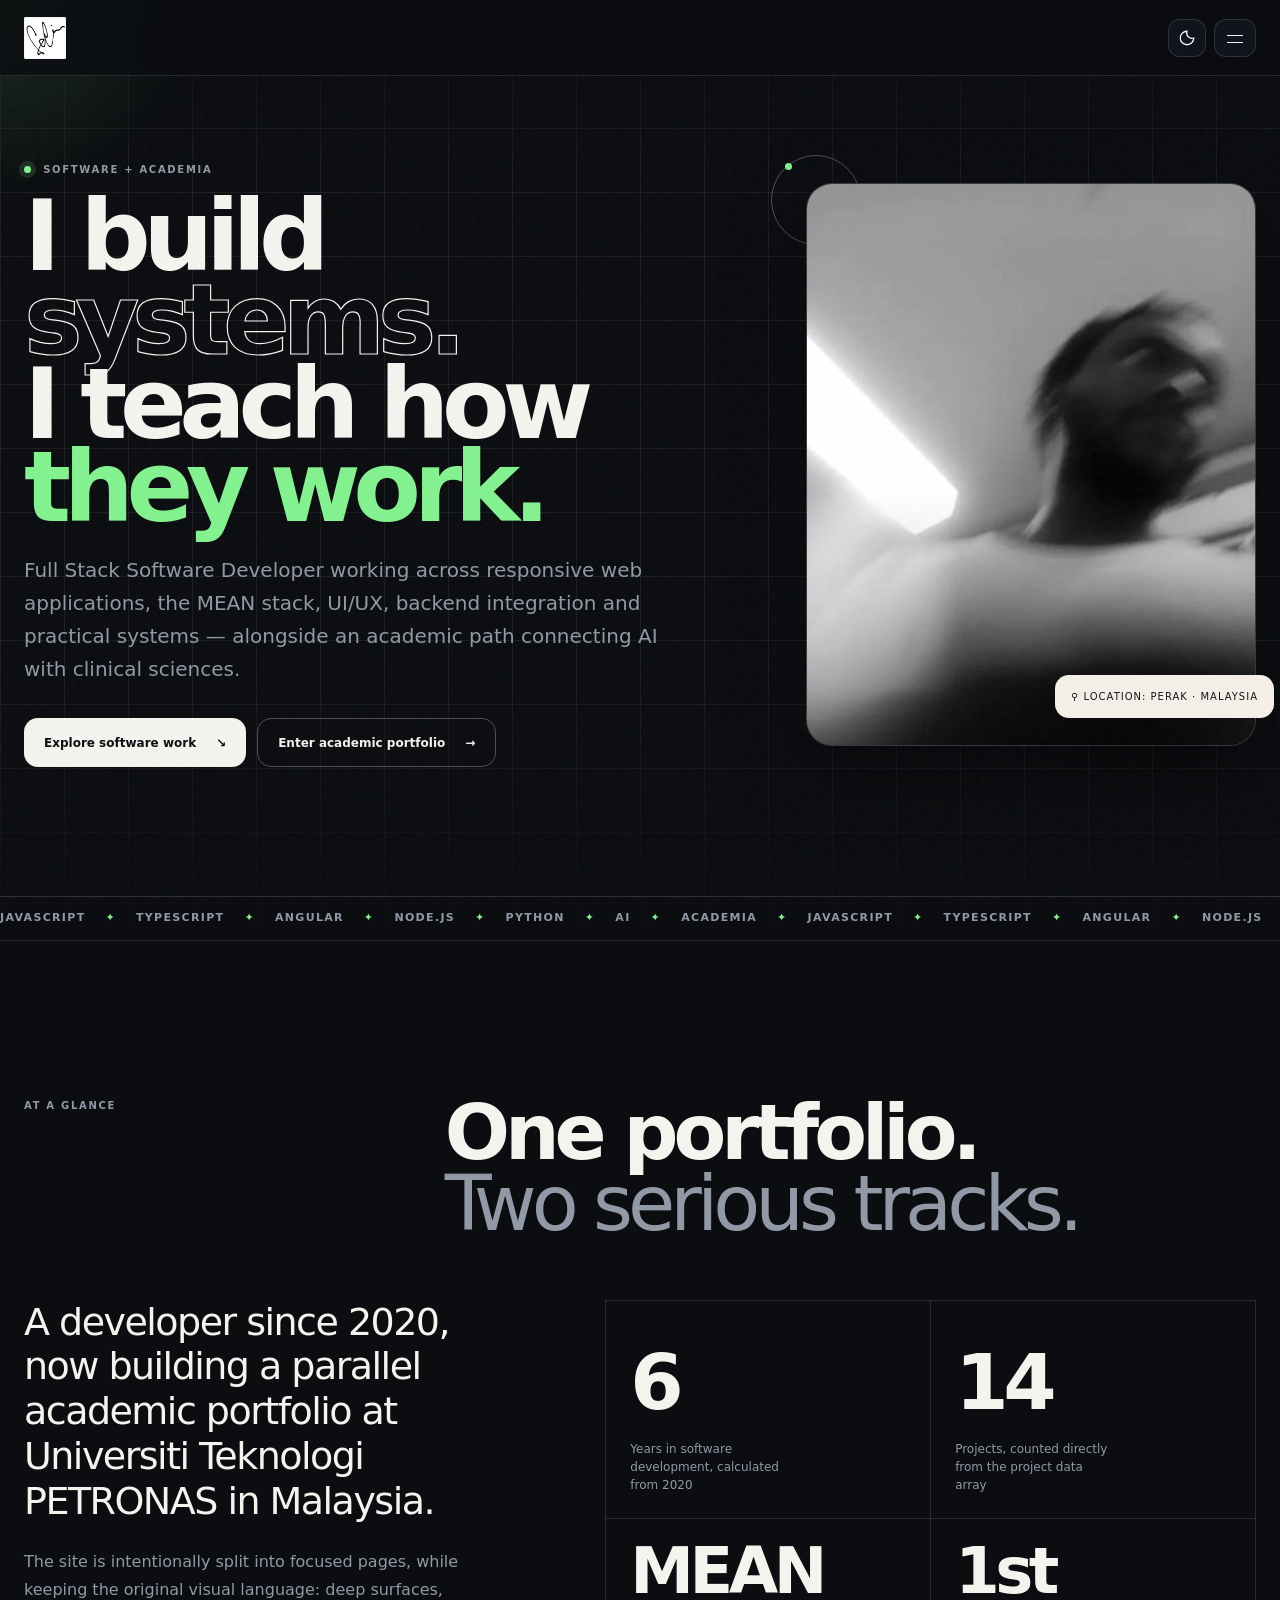
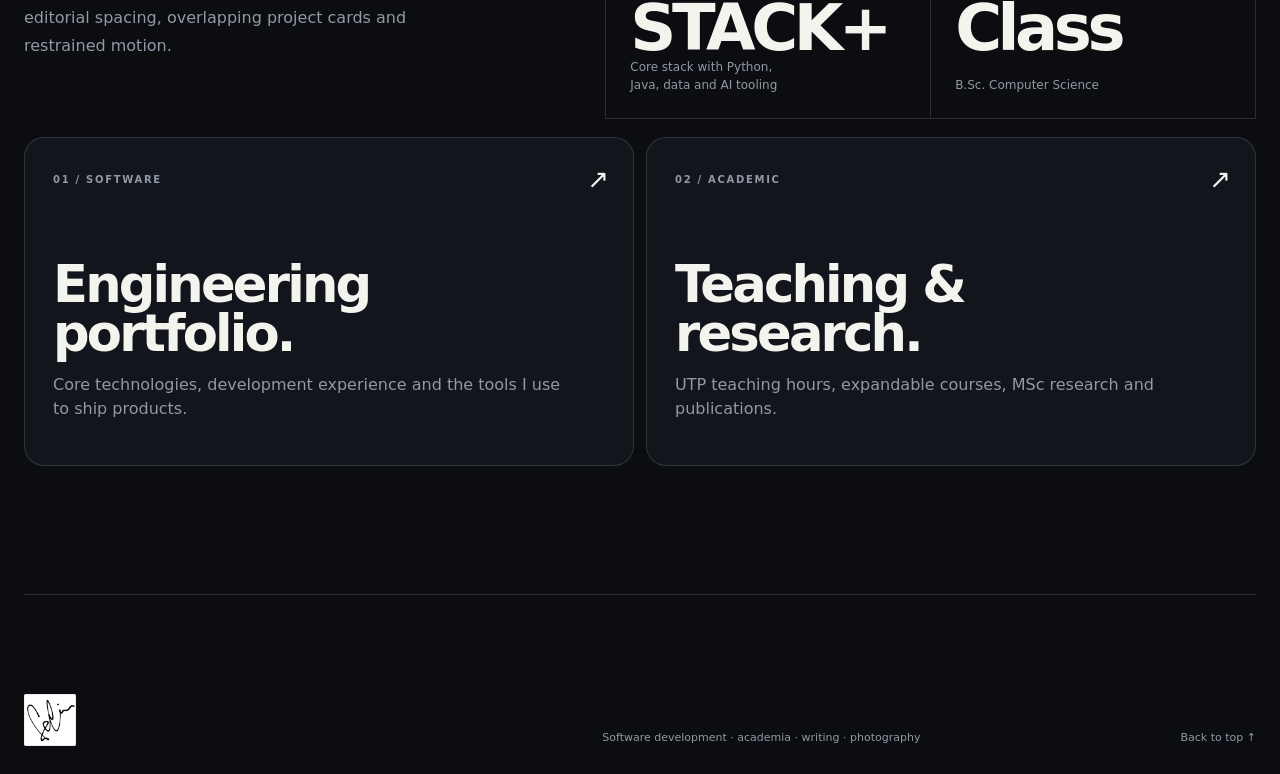
<file: index.html>
<!doctype html>
<html lang="en" data-theme="dark">

<head>
  <meta charset="utf-8" />
  <meta name="viewport" content="width=device-width, initial-scale=1" />
  <meta name="description" content="Software developer and academic portfolio." />
  <meta name="theme-color" content="#0b0d10" />
  <title>Salim Sulaiman Liman — Developer & Academic</title>
  <link rel="icon" type="image/png" href="assets/img/logo.png" />
  <link rel="apple-touch-icon" href="assets/img/logo.png" />
  <link rel="stylesheet" href="assets/css/styles.css" />
</head>

<body data-page="home" id="top">
  <div class="scroll-progress" id="scrollProgress" aria-hidden="true"></div>
  <div class="noise" aria-hidden="true"></div>
  <div class="cursor-glow" id="cursorGlow" aria-hidden="true"></div>
  <header class="site-header" id="siteHeader">
    <a class="brand" href="index.html" aria-label="Home"><img class="brand-logo" src="assets/img/logo.png"
        alt="Site logo" /></a>
    <div class="header-actions">
      <button class="icon-button" id="themeToggle" type="button" aria-label="Toggle color theme"
        title="Toggle theme"><svg viewBox="0 0 24 24" aria-hidden="true">
          <path d="M12 3a9 9 0 1 0 9 9 7 7 0 0 1-9-9Z" fill="none" stroke="currentColor" stroke-width="1.7" />
        </svg></button>
      <button class="menu-button" id="menuButton" type="button" aria-label="Open menu" aria-expanded="false"
        aria-controls="sideMenu"><span></span><span></span></button>
    </div>
  </header>
  <nav class="side-menu" id="sideMenu" aria-hidden="true">
    <div class="side-menu-backdrop" id="menuBackdrop"></div>
    <div class="side-menu-panel">
      <div class="side-menu-head">
        <p class="eyebrow">Navigation</p><button class="side-menu-close" id="menuClose" type="button"
          aria-label="Close menu"><svg viewBox="0 0 24 24" fill="none" stroke="currentColor" stroke-width="2">
            <path d="M6 6l12 12M18 6L6 18" />
          </svg></button>
      </div>
      <ul class="side-menu-list">
        <li><a class="side-menu-link" data-page-link="home" href="index.html"><span
              class="side-menu-index">01</span><span class="side-menu-text">Home</span></a></li>
        <li><a class="side-menu-link" data-page-link="about" href="about.html"><span
              class="side-menu-index">02</span><span class="side-menu-text">About</span></a></li>
        <li><a class="side-menu-link" data-page-link="tech" href="tech.html"><span
              class="side-menu-index">03</span><span class="side-menu-text">Tech Portfolio</span></a></li>
        <li><a class="side-menu-link" data-page-link="projects" href="projects.html"><span
              class="side-menu-index">04</span><span class="side-menu-text">Projects</span></a></li>
        <li><a class="side-menu-link" data-page-link="academics" href="academics.html"><span
              class="side-menu-index">05</span><span class="side-menu-text">Academic Portfolio</span></a></li>
        <li><a class="side-menu-link" data-page-link="free" href="free-time.html"><span
              class="side-menu-index">06</span><span class="side-menu-text">Free Time</span></a></li>
        <li><a class="side-menu-link" data-page-link="contact" href="contact.html"><span
              class="side-menu-index">07</span><span class="side-menu-text">Contact</span></a></li>
      </ul>
      <div class="side-menu-foot">
        <div class="side-menu-social"><a data-github target="_blank" rel="noopener" href="#">GitHub</a><a
            data-literature-instagram target="_blank" rel="noopener" href="#">Literature</a></div><span><span
            data-location>⚲ Perak, Malaysia</span></span>
      </div>
    </div>
  </nav>
  <main class="page-main">
    <section class="hero section-pad" aria-labelledby="hero-title">
      <div class="hero-grid-bg" aria-hidden="true"></div>
      <div class="hero-copy reveal">
        <p class="eyebrow"><span class="status-dot"></span> Software + Academia</p>
        <h1 id="hero-title">I build <span class="outline-word">systems.</span><br>I teach how <span
            class="accent-word">they work.</span></h1>
        <p class="hero-lede">Full Stack Software Developer working across responsive web applications, the MEAN stack,
          UI/UX, backend integration and practical systems — alongside an academic path connecting AI with clinical
          sciences.</p>
        <div class="hero-cta-row"><a class="button button-primary magnetic" href="projects.html">Explore software work
            <span>↘</span></a><a class="button button-ghost magnetic" href="academics.html">Enter academic portfolio
            <span>→</span></a></div>
      </div>
      <div class="hero-photo reveal" aria-label="Portrait area">
        <div class="photo-orbit" aria-hidden="true"></div>
        <div class="hero-photo-frame"><img src="assets/img/profile-bw.jpeg"
            alt="Black and white portrait of Salim Sulaiman Liman" /></div>
        <div class="hero-photo-badge">⚲ Location: Perak · Malaysia</div>
      </div>
      <div class="hero-marquee" aria-hidden="true">
        <div class="marquee-track">
          <span>JAVASCRIPT</span><i>✦</i><span>TYPESCRIPT</span><i>✦</i><span>ANGULAR</span><i>✦</i><span>NODE.JS</span><i>✦</i><span>PYTHON</span><i>✦</i><span>AI</span><i>✦</i><span>ACADEMIA</span><i>✦</i><span>JAVASCRIPT</span><i>✦</i><span>TYPESCRIPT</span><i>✦</i><span>ANGULAR</span><i>✦</i><span>NODE.JS</span><i>✦</i><span>PYTHON</span><i>✦</i><span>AI</span><i>✦</i><span>ACADEMIA</span><i>✦</i>
        </div>
      </div>
    </section>
    <section class="about section-pad">
      <div class="section-heading reveal">
        <p class="eyebrow">At a glance</p>
        <h2>One portfolio.<br><span class="muted">Two serious tracks.</span></h2>
      </div>
      <div class="about-grid">
        <div class="about-copy reveal">
          <p class="large-copy">A developer since 2020, now building a parallel academic portfolio at Universiti
            Teknologi PETRONAS in Malaysia.</p>
          <p>The site is intentionally split into focused pages, while keeping the original visual language: deep
            surfaces, editorial spacing, overlapping project cards and restrained motion.</p>
        </div>
        <div class="stat-grid reveal">
          <article class="stat-card"><span class="stat-value" data-experience-years data-suffix="">0</span><span>Years
              in software development, calculated from 2020</span></article>
          <article class="stat-card"><span class="stat-value" data-project-count>0</span><span>Projects, counted
              directly from the project data array</span></article>
          <article class="stat-card"><span class="stat-value text-stat">MEAN STACK+</span><span>Core stack with Python, Java,
              data and AI tooling</span></article>
          <article class="stat-card"><span class="stat-value text-stat">1st Class</span><span>B.Sc. Computer Science</span>
          </article>
        </div>
      </div>
      <div class="home-track-grid reveal"><a class="home-track-card" href="tech.html"><span class="eyebrow">01 /
            Software</span><span class="track-arrow">↗</span>
          <h3>Engineering<br>portfolio.</h3>
          <p>Core technologies, development experience and the tools I use to ship products.</p>
        </a><a class="home-track-card" href="academics.html"><span class="eyebrow">02 / Academic</span><span
            class="track-arrow">↗</span>
          <h3>Teaching &<br>research.</h3>
          <p>UTP teaching hours, expandable courses, MSc research and publications.</p>
        </a></div>
    </section>
  </main>
  <footer class="site-footer section-pad">
    <img class="footer-logo" src="assets/img/logo.png" alt="Site logo" />
    <p>Software development · academia · writing · photography</p>
    <a href="#top" onclick="window.scrollTo({top:0,behavior:'smooth'});return false">Back to top ↑</a>
  </footer>
  <script src="assets/js/data.js"></script>
  <script src="assets/js/site.js"></script>
</body>

</html>
</file>
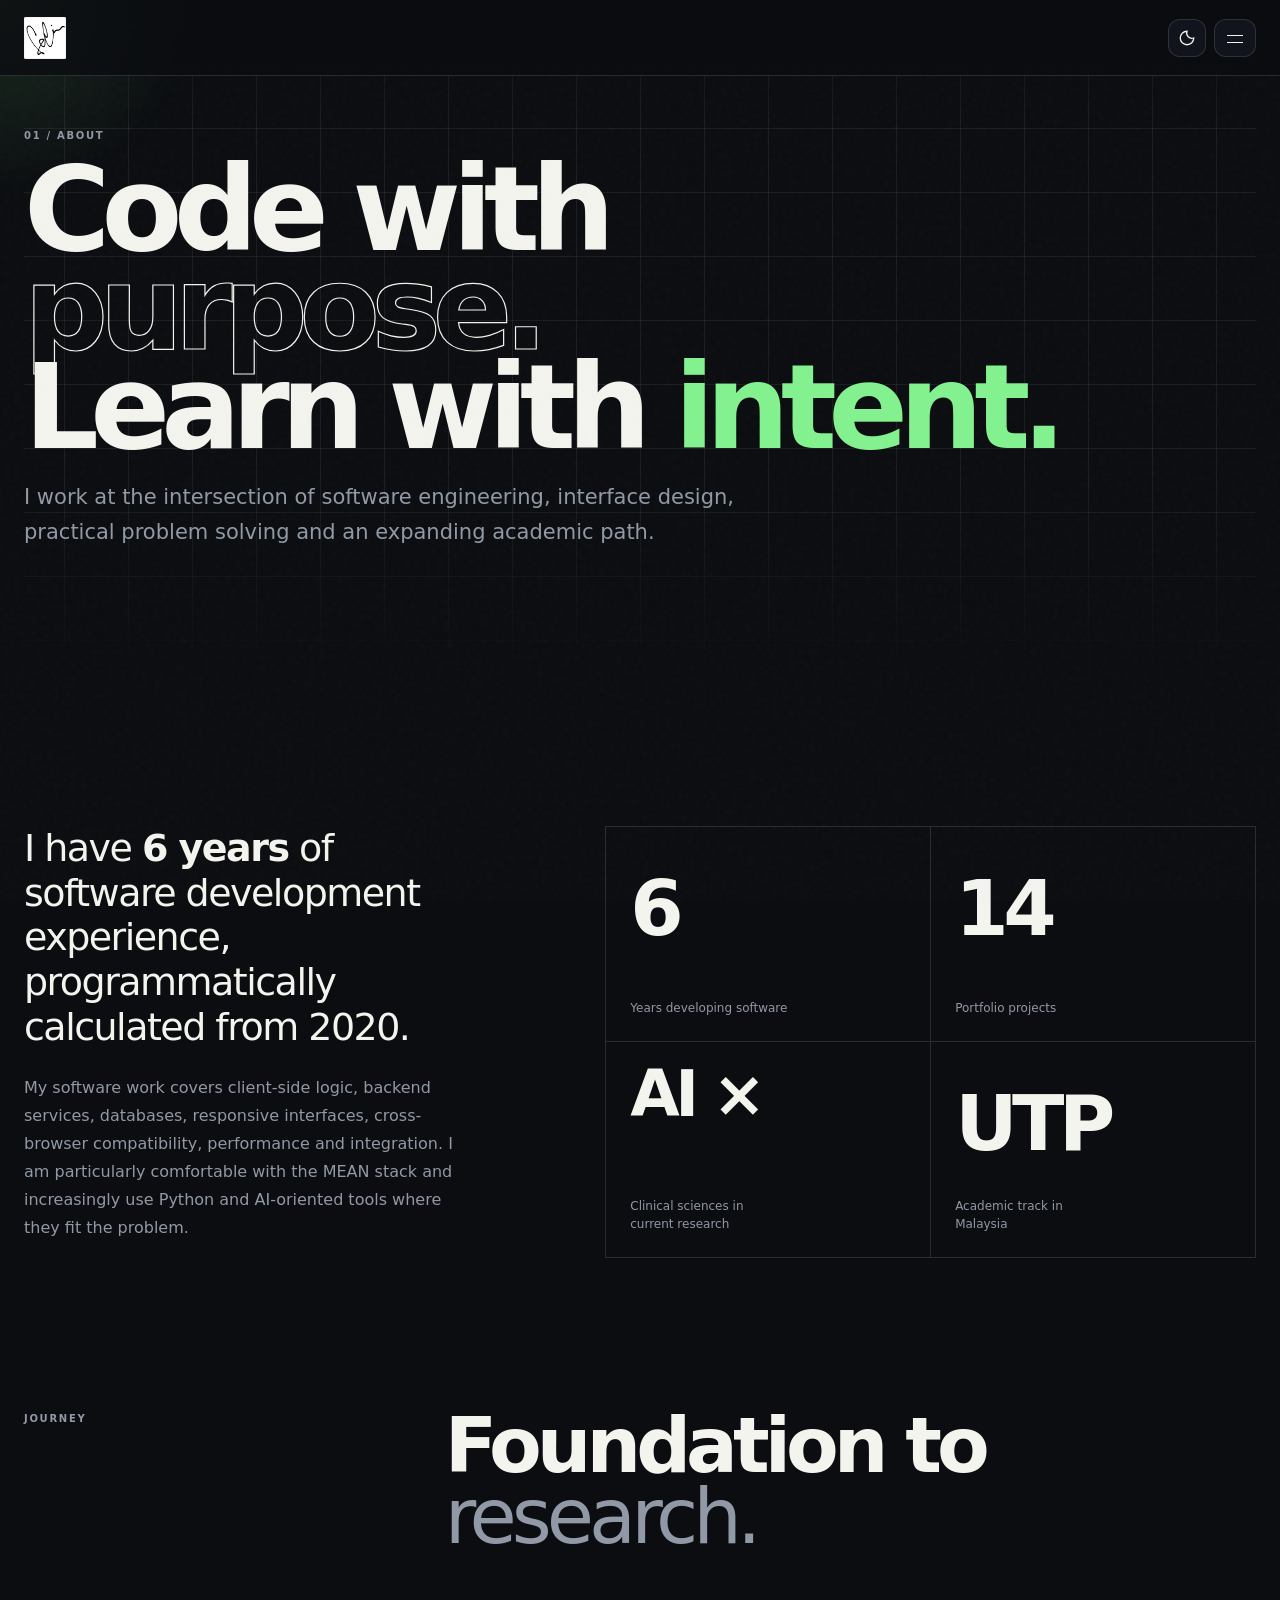
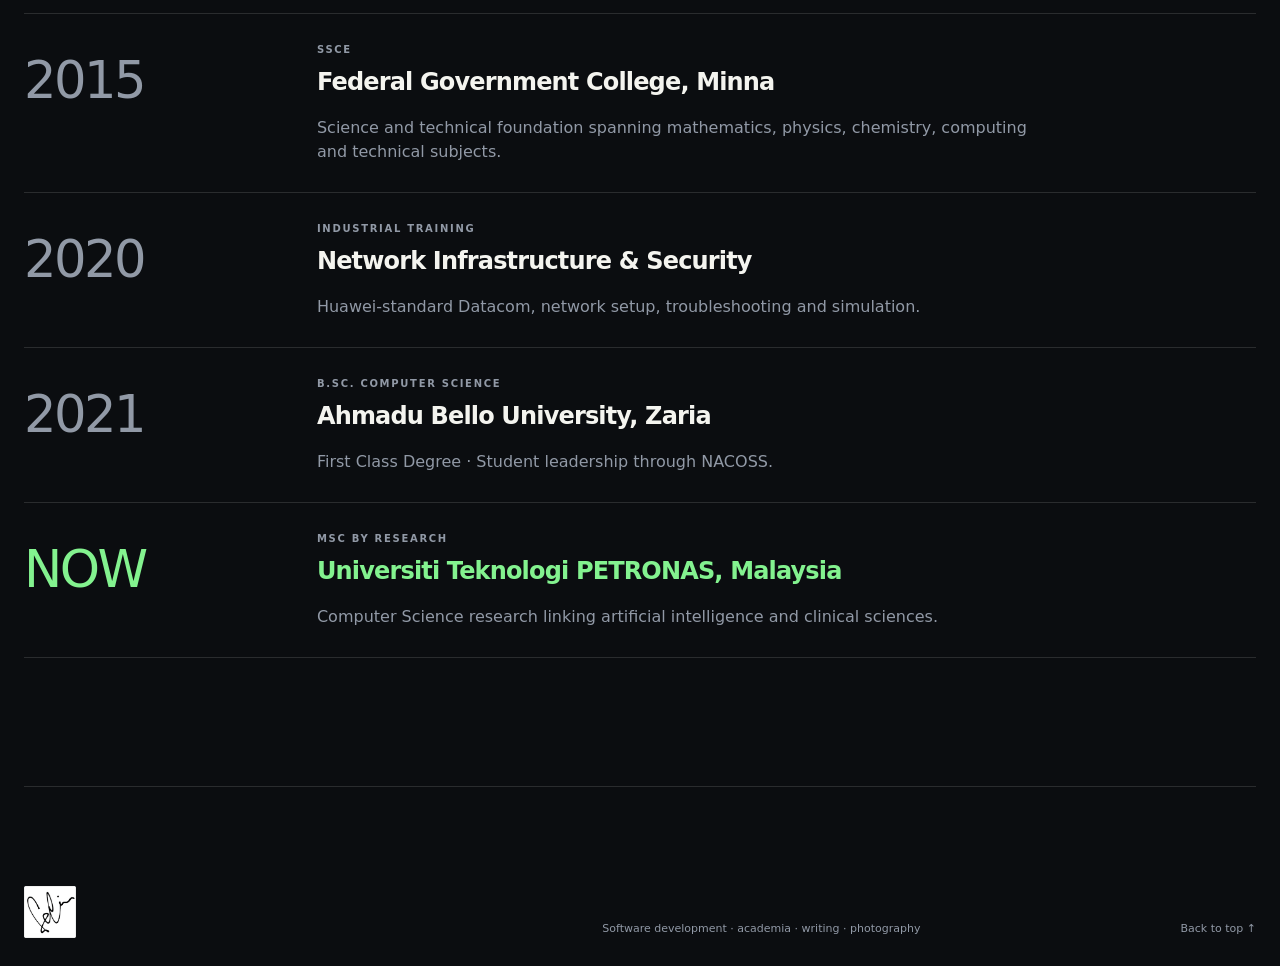
<file: about.html>
<!doctype html>
<html lang="en" data-theme="dark">
<head>
  <meta charset="utf-8" />
  <meta name="viewport" content="width=device-width, initial-scale=1" />
  <meta name="description" content="About Salim Sulaiman Liman." />
  <meta name="theme-color" content="#0b0d10" />
  <title>About — Salim Sulaiman Liman</title>
  <link rel="icon" type="image/png" href="assets/img/logo.png" />
  <link rel="apple-touch-icon" href="assets/img/logo.png" />
  <link rel="stylesheet" href="assets/css/styles.css" />
</head>
<body data-page="about" id="top">
  <div class="scroll-progress" id="scrollProgress" aria-hidden="true"></div>
  <div class="noise" aria-hidden="true"></div>
  <div class="cursor-glow" id="cursorGlow" aria-hidden="true"></div>
  <header class="site-header" id="siteHeader">
    <a class="brand" href="index.html" aria-label="Home"><img class="brand-logo" src="assets/img/logo.png" alt="Site logo" /></a>
    <div class="header-actions">
      <button class="icon-button" id="themeToggle" type="button" aria-label="Toggle color theme" title="Toggle theme"><svg viewBox="0 0 24 24" aria-hidden="true"><path d="M12 3a9 9 0 1 0 9 9 7 7 0 0 1-9-9Z" fill="none" stroke="currentColor" stroke-width="1.7"/></svg></button>
      <button class="menu-button" id="menuButton" type="button" aria-label="Open menu" aria-expanded="false" aria-controls="sideMenu"><span></span><span></span></button>
    </div>
  </header>
  <nav class="side-menu" id="sideMenu" aria-hidden="true">
    <div class="side-menu-backdrop" id="menuBackdrop"></div>
    <div class="side-menu-panel">
      <div class="side-menu-head"><p class="eyebrow">Navigation</p><button class="side-menu-close" id="menuClose" type="button" aria-label="Close menu"><svg viewBox="0 0 24 24" fill="none" stroke="currentColor" stroke-width="2"><path d="M6 6l12 12M18 6L6 18"/></svg></button></div>
      <ul class="side-menu-list"><li><a class="side-menu-link" data-page-link="home" href="index.html"><span class="side-menu-index">01</span><span class="side-menu-text">Home</span></a></li>
<li><a class="side-menu-link" data-page-link="about" href="about.html"><span class="side-menu-index">02</span><span class="side-menu-text">About</span></a></li>
<li><a class="side-menu-link" data-page-link="tech" href="tech.html"><span class="side-menu-index">03</span><span class="side-menu-text">Tech Portfolio</span></a></li>
<li><a class="side-menu-link" data-page-link="projects" href="projects.html"><span class="side-menu-index">04</span><span class="side-menu-text">Projects</span></a></li>
<li><a class="side-menu-link" data-page-link="academics" href="academics.html"><span class="side-menu-index">05</span><span class="side-menu-text">Academic Portfolio</span></a></li>
<li><a class="side-menu-link" data-page-link="free" href="free-time.html"><span class="side-menu-index">06</span><span class="side-menu-text">Free Time</span></a></li>
<li><a class="side-menu-link" data-page-link="contact" href="contact.html"><span class="side-menu-index">07</span><span class="side-menu-text">Contact</span></a></li></ul>
      <div class="side-menu-foot"><div class="side-menu-social"><a data-github target="_blank" rel="noopener" href="#">GitHub</a><a data-literature-instagram target="_blank" rel="noopener" href="#">Literature</a></div><span><span data-location>⚲ Perak, Malaysia</span></span></div>
    </div>
  </nav>
  <main class="page-main">
    <section class="page-hero section-pad"><div class="hero-grid-bg" aria-hidden="true"></div><p class="eyebrow">01 / About</p><h1>Code with <span class="outline-word">purpose.</span><br>Learn with <span class="accent-word">intent.</span></h1><p class="page-lede">I work at the intersection of software engineering, interface design, practical problem solving and an expanding academic path.</p></section>
    <section class="about section-pad">
      <div class="about-grid"><div class="about-copy reveal"><p class="large-copy">I have <strong><span data-experience-years>6</span> years</strong> of software development experience, programmatically calculated from 2020.</p><p>My software work covers client-side logic, backend services, databases, responsive interfaces, cross-browser compatibility, performance and integration. I am particularly comfortable with the MEAN stack and increasingly use Python and AI-oriented tools where they fit the problem.</p></div><div class="stat-grid reveal"><article class="stat-card"><span class="stat-value" data-experience-years>0</span><span>Years developing software</span></article><article class="stat-card"><span class="stat-value" data-project-count>0</span><span>Portfolio projects</span></article><article class="stat-card"><span class="stat-value text-stat">AI ×</span><span>Clinical sciences in current research</span></article><article class="stat-card"><span class="stat-value">UTP</span><span>Academic track in Malaysia</span></article></div></div>
    </section>
    <section class="qualification section-pad"><div class="section-heading reveal"><p class="eyebrow">Journey</p><h2>Foundation to<br><span class="muted">research.</span></h2></div><div class="timeline reveal"><article class="timeline-item"><span class="timeline-year">2015</span><div><p class="eyebrow">SSCE</p><h3>Federal Government College, Minna</h3><p>Science and technical foundation spanning mathematics, physics, chemistry, computing and technical subjects.</p></div></article><article class="timeline-item"><span class="timeline-year">2020</span><div><p class="eyebrow">Industrial Training</p><h3>Network Infrastructure & Security</h3><p>Huawei-standard Datacom, network setup, troubleshooting and simulation.</p></div></article><article class="timeline-item"><span class="timeline-year">2021</span><div><p class="eyebrow">B.Sc. Computer Science</p><h3>Ahmadu Bello University, Zaria</h3><p>First Class Degree · Student leadership through NACOSS.</p></div></article><article class="timeline-item current"><span class="timeline-year">NOW</span><div><p class="eyebrow">MSc by Research</p><h3>Universiti Teknologi PETRONAS, Malaysia</h3><p>Computer Science research linking artificial intelligence and clinical sciences.</p></div></article></div></section>
  </main>
  <footer class="site-footer section-pad">
    <img class="footer-logo" src="assets/img/logo.png" alt="Site logo" />
    <p>Software development · academia · writing · photography</p>
    <a href="#top" onclick="window.scrollTo({top:0,behavior:'smooth'});return false">Back to top ↑</a>
  </footer>
  <script src="assets/js/data.js"></script>
  <script src="assets/js/site.js"></script>
</body></html>
</file>
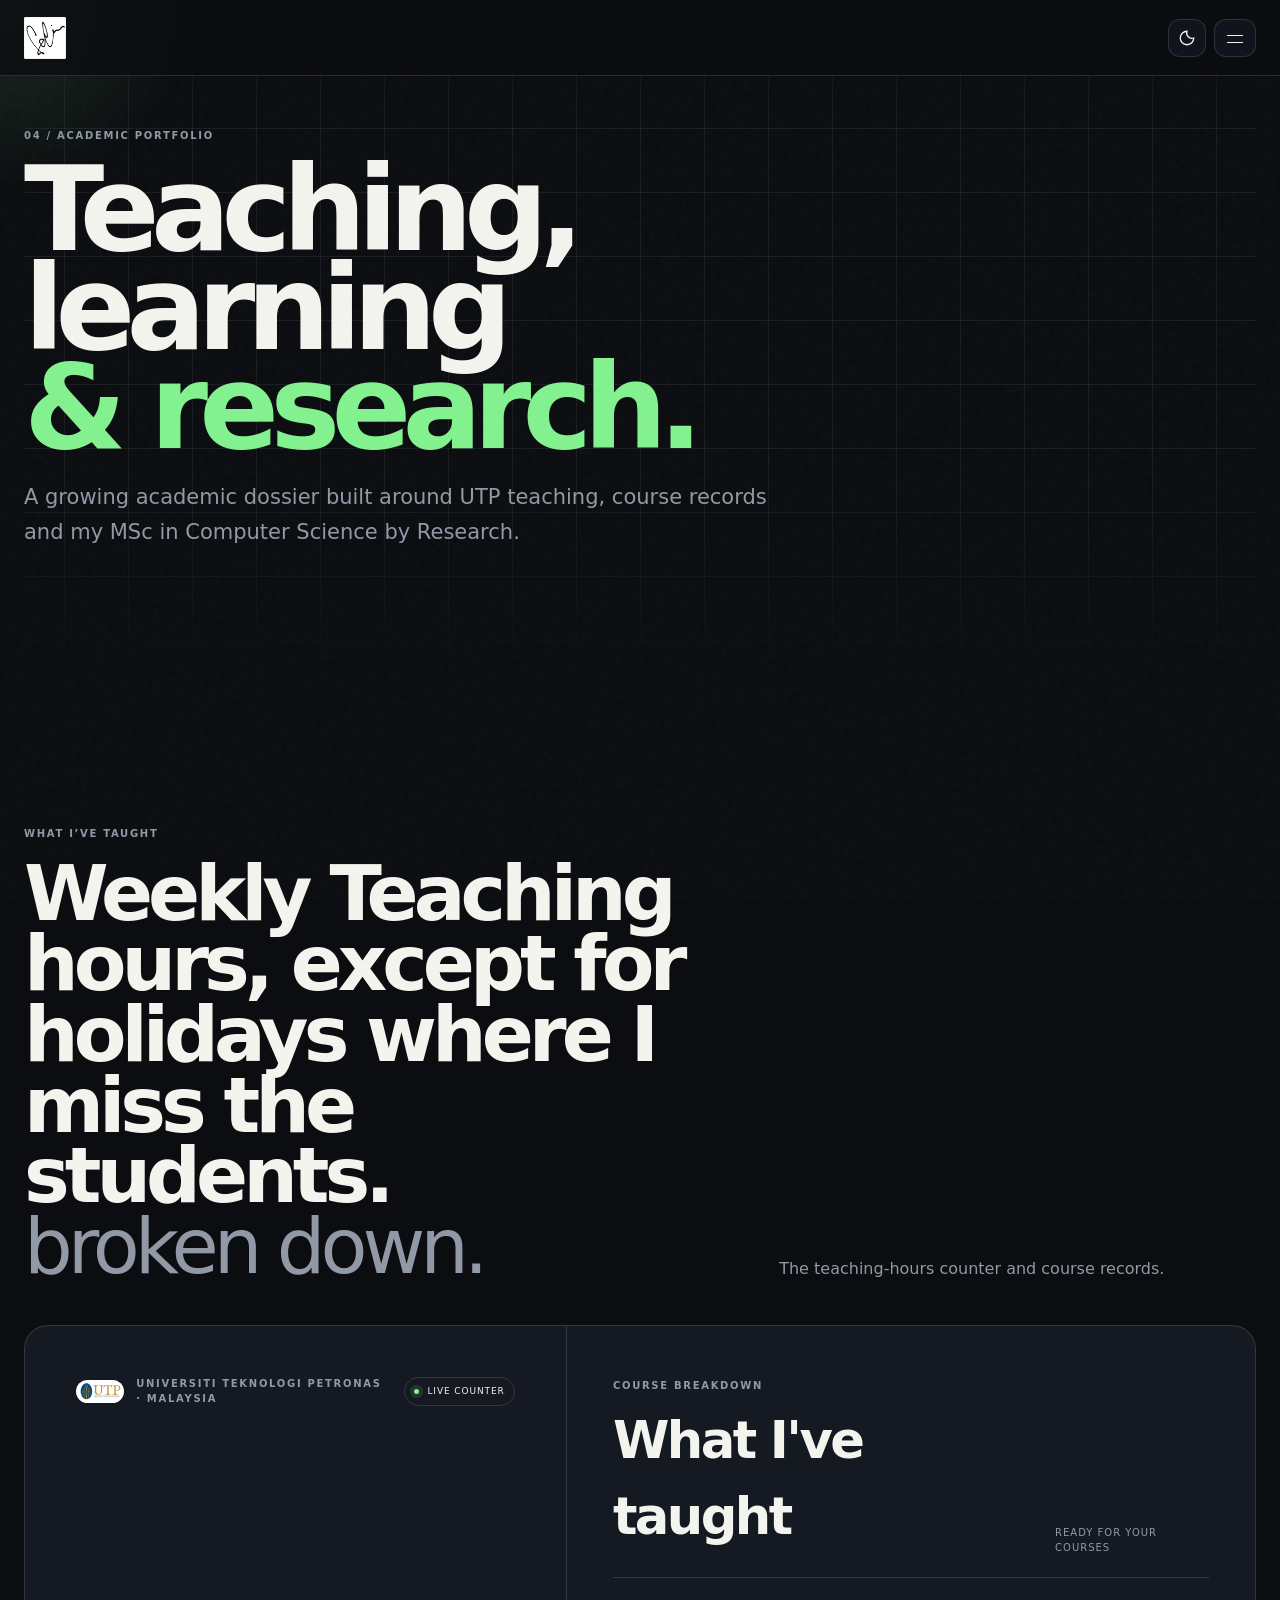
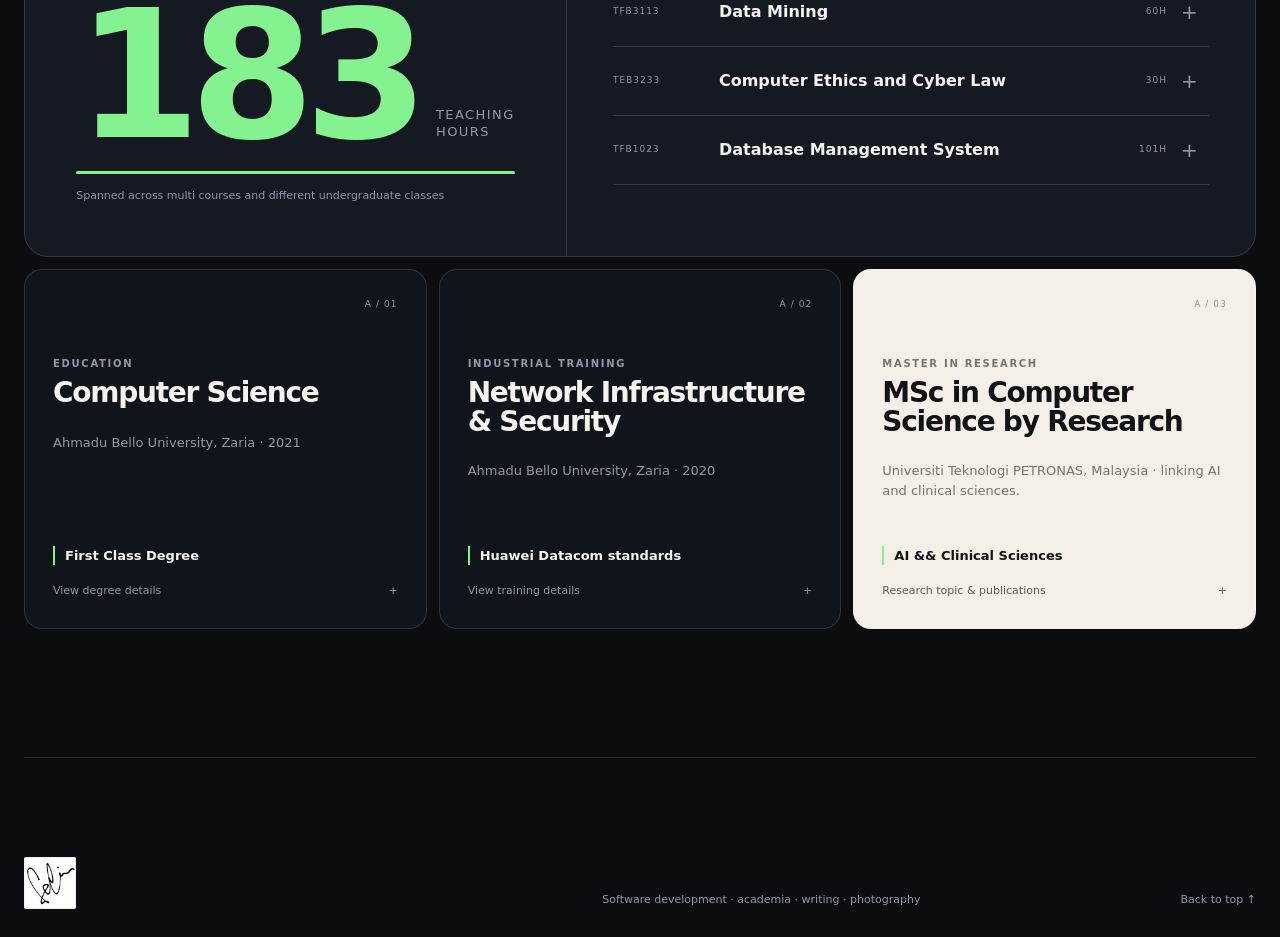
<file: academics.html>
<!doctype html>
<html lang="en" data-theme="dark">
<head>
  <meta charset="utf-8" />
  <meta name="viewport" content="width=device-width, initial-scale=1" />
  <meta name="description" content="Teaching and research portfolio at Universiti Teknologi PETRONAS." />
  <meta name="theme-color" content="#0b0d10" />
  <title>Academic Portfolio — Salim Sulaiman Liman</title>
  <link rel="icon" type="image/png" href="assets/img/logo.png" />
  <link rel="apple-touch-icon" href="assets/img/logo.png" />
  <link rel="stylesheet" href="assets/css/styles.css" />
</head>
<body data-page="academics" id="top">
  <div class="scroll-progress" id="scrollProgress" aria-hidden="true"></div>
  <div class="noise" aria-hidden="true"></div>
  <div class="cursor-glow" id="cursorGlow" aria-hidden="true"></div>
  <header class="site-header" id="siteHeader">
    <a class="brand" href="index.html" aria-label="Home"><img class="brand-logo" src="assets/img/logo.png" alt="Site logo" /></a>
    <div class="header-actions">
      <button class="icon-button" id="themeToggle" type="button" aria-label="Toggle color theme" title="Toggle theme"><svg viewBox="0 0 24 24" aria-hidden="true"><path d="M12 3a9 9 0 1 0 9 9 7 7 0 0 1-9-9Z" fill="none" stroke="currentColor" stroke-width="1.7"/></svg></button>
      <button class="menu-button" id="menuButton" type="button" aria-label="Open menu" aria-expanded="false" aria-controls="sideMenu"><span></span><span></span></button>
    </div>
  </header>
  <nav class="side-menu" id="sideMenu" aria-hidden="true">
    <div class="side-menu-backdrop" id="menuBackdrop"></div>
    <div class="side-menu-panel">
      <div class="side-menu-head"><p class="eyebrow">Navigation</p><button class="side-menu-close" id="menuClose" type="button" aria-label="Close menu"><svg viewBox="0 0 24 24" fill="none" stroke="currentColor" stroke-width="2"><path d="M6 6l12 12M18 6L6 18"/></svg></button></div>
      <ul class="side-menu-list"><li><a class="side-menu-link" data-page-link="home" href="index.html"><span class="side-menu-index">01</span><span class="side-menu-text">Home</span></a></li>
<li><a class="side-menu-link" data-page-link="about" href="about.html"><span class="side-menu-index">02</span><span class="side-menu-text">About</span></a></li>
<li><a class="side-menu-link" data-page-link="tech" href="tech.html"><span class="side-menu-index">03</span><span class="side-menu-text">Tech Portfolio</span></a></li>
<li><a class="side-menu-link" data-page-link="projects" href="projects.html"><span class="side-menu-index">04</span><span class="side-menu-text">Projects</span></a></li>
<li><a class="side-menu-link" data-page-link="academics" href="academics.html"><span class="side-menu-index">05</span><span class="side-menu-text">Academic Portfolio</span></a></li>
<li><a class="side-menu-link" data-page-link="free" href="free-time.html"><span class="side-menu-index">06</span><span class="side-menu-text">Free Time</span></a></li>
<li><a class="side-menu-link" data-page-link="contact" href="contact.html"><span class="side-menu-index">07</span><span class="side-menu-text">Contact</span></a></li></ul>
      <div class="side-menu-foot"><div class="side-menu-social"><a data-github target="_blank" rel="noopener" href="#">GitHub</a><a data-literature-instagram target="_blank" rel="noopener" href="#">Literature</a></div><span><span data-location>⚲ Perak, Malaysia</span></span></div>
    </div>
  </nav>
  <main class="page-main">
    <section class="page-hero section-pad"><div class="hero-grid-bg" aria-hidden="true"></div><p class="eyebrow">04 / Academic Portfolio</p><h1>Teaching, learning<br><span class="accent-word">& research.</span></h1><p class="page-lede">A growing academic dossier built around UTP teaching, course records and my MSc in Computer Science by Research.</p></section>
    <section class="academics section-pad">
      <div class="track-header reveal"><div><p class="eyebrow">What I’ve taught</p><h2>Weekly Teaching hours, except for holidays where I miss the students.<br><span class="muted">broken down.</span></h2></div><p class="track-description">The teaching-hours counter and course records.</p></div>
      <div class="academic-dashboard reveal">
        <div class="teaching-meter"><div class="meter-top"><div class="utp-brandline"><span class="utp-logo-slot"><img src="assets/img/utp-logo.png" alt="UTP logo" /></span><span class="eyebrow">Universiti Teknologi PETRONAS · Malaysia</span></div><span class="live-pill"><i></i> Live counter</span></div><div class="hours-wrap"><span class="hours-value" id="teachingHours">0</span><span class="hours-unit">teaching<br> hours</span></div><div class="meter-line"><span id="meterFill" style="--meter:100%"></span></div><p id="teachingNote"></p></div>
        <div class="course-breakdown"><div class="course-head"><div><span class="eyebrow">Course breakdown</span><h3>What I've taught</h3></div><span class="course-count" id="courseCount">Ready for your courses</span></div><div class="course-list" id="courseList"></div></div>
      </div>
      <div class="academic-grid">
        <article class="academic-card reveal"><span class="academic-number">A / 01</span><p class="eyebrow">Education</p><h3>Computer Science</h3><p>Ahmadu Bello University, Zaria · 2021</p><div class="academic-highlight">First Class Degree</div><button class="inline-expander" type="button" data-expand="degreeDetails" aria-expanded="false">View degree details <span>+</span></button><div class="expandable" id="degreeDetails"><p>Core areas included formal methods, data structures & algorithms, OOP, DBMS, software engineering, AI, HCI, operating systems, networks, compilers, computer graphics and more.</p><p>Leadership: President, National Association of Computing Science Students (NACOSS). <br> Vice President, National Association of Computing Science Students (NACOSS).</p></div></article>
        <article class="academic-card reveal"><span class="academic-number">A / 02</span><p class="eyebrow">Industrial training</p><h3>Network Infrastructure & Security</h3><p>Ahmadu Bello University, Zaria · 2020</p><div class="academic-highlight">Huawei Datacom standards</div><button class="inline-expander" type="button" data-expand="trainingDetails" aria-expanded="false">View training details <span>+</span></button><div class="expandable" id="trainingDetails"><p>Training covered network setup, troubleshooting and simulation based on Huawei networking standards. Final exam remark: Passed.</p></div></article>
        <article class="academic-card research-ready reveal"><span class="academic-number">A / 03</span><p class="eyebrow">Master in Research</p><h3 id="researchDegree">MSc in Computer Science by Research</h3><p>Universiti Teknologi PETRONAS, Malaysia · linking AI and clinical sciences.</p><div class="academic-highlight">AI && Clinical Sciences</div><button class="inline-expander" type="button" data-expand="researchDetails" aria-expanded="false">Research topic & publications <span>+</span></button><div class="expandable" id="researchDetails"><p id="researchFocus"></p><p><strong>Research topic:</strong> <span id="researchTopic"></span></p><div class="publication-list" id="publicationList"></div></div></article>
      </div>
    </section>
  </main>
  <footer class="site-footer section-pad">
    <img class="footer-logo" src="assets/img/logo.png" alt="Site logo" />
    <p>Software development · academia · writing · photography</p>
    <a href="#top" onclick="window.scrollTo({top:0,behavior:'smooth'});return false">Back to top ↑</a>
  </footer>
  <script src="assets/js/data.js"></script>
  <script src="assets/js/site.js"></script>
</body></html>
</file>
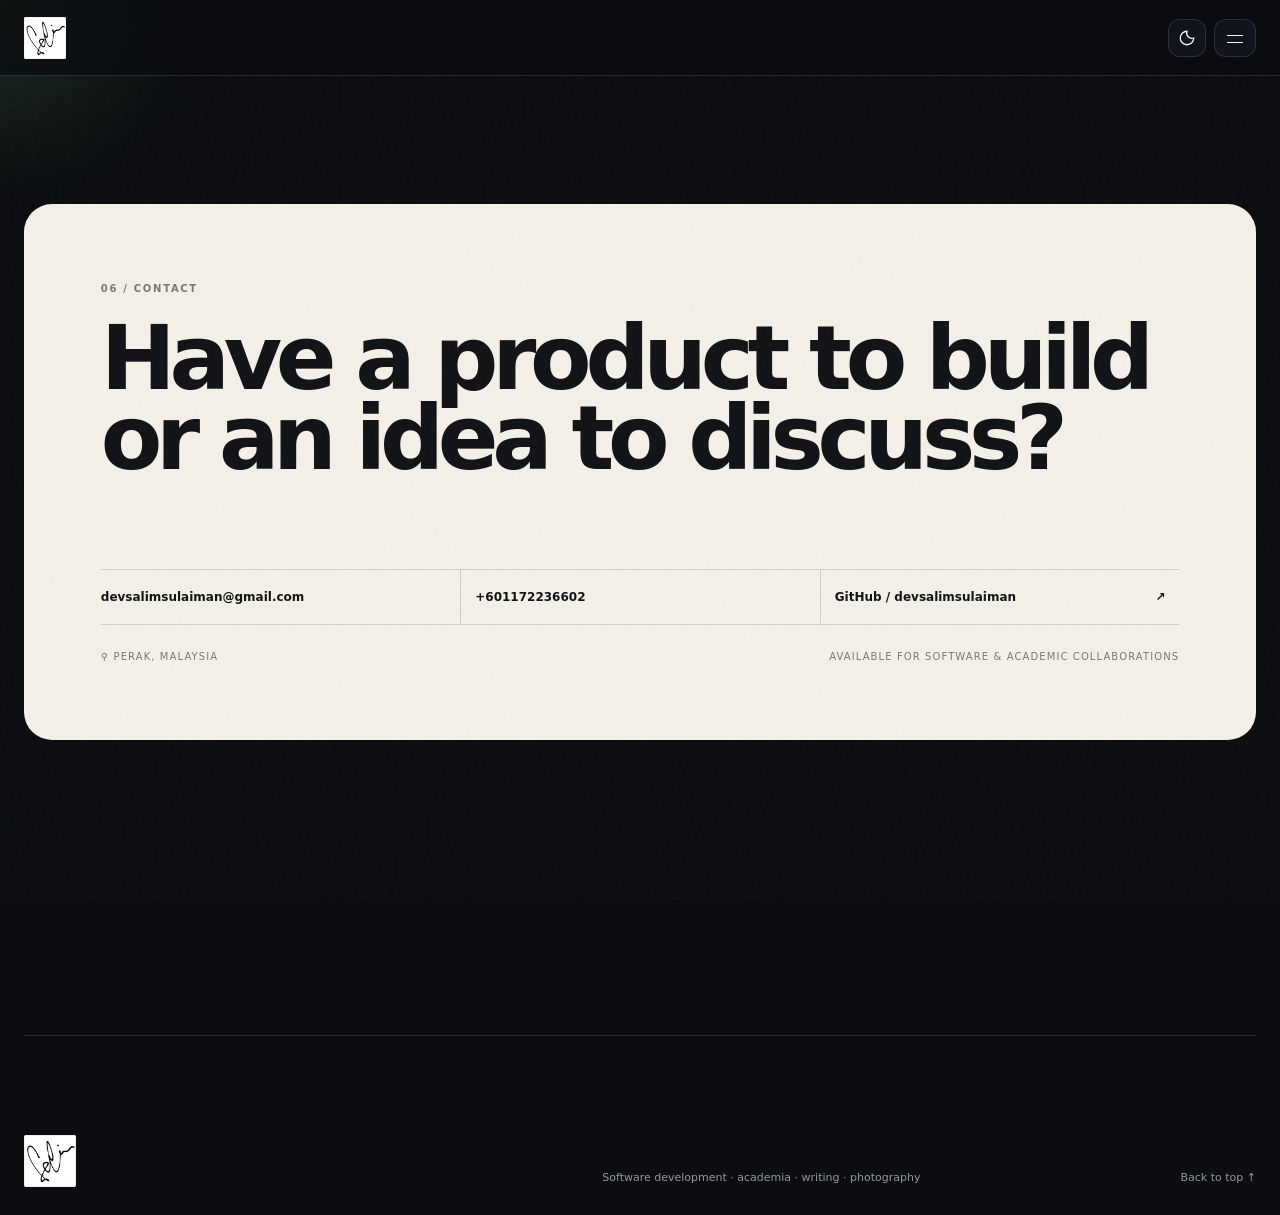
<file: contact.html>
<!doctype html>
<html lang="en" data-theme="dark">
<head>
  <meta charset="utf-8" />
  <meta name="viewport" content="width=device-width, initial-scale=1" />
  <meta name="description" content="Contact Salim Sulaiman Liman." />
  <meta name="theme-color" content="#0b0d10" />
  <title>Contact — Salim Sulaiman Liman</title>
  <link rel="icon" type="image/png" href="assets/img/logo.png" />
  <link rel="apple-touch-icon" href="assets/img/logo.png" />
  <link rel="stylesheet" href="assets/css/styles.css" />
</head>
<body data-page="contact" id="top">
  <div class="scroll-progress" id="scrollProgress" aria-hidden="true"></div>
  <div class="noise" aria-hidden="true"></div>
  <div class="cursor-glow" id="cursorGlow" aria-hidden="true"></div>
  <header class="site-header" id="siteHeader">
    <a class="brand" href="index.html" aria-label="Home"><img class="brand-logo" src="assets/img/logo.png" alt="Site logo" /></a>
    <div class="header-actions">
      <button class="icon-button" id="themeToggle" type="button" aria-label="Toggle color theme" title="Toggle theme"><svg viewBox="0 0 24 24" aria-hidden="true"><path d="M12 3a9 9 0 1 0 9 9 7 7 0 0 1-9-9Z" fill="none" stroke="currentColor" stroke-width="1.7"/></svg></button>
      <button class="menu-button" id="menuButton" type="button" aria-label="Open menu" aria-expanded="false" aria-controls="sideMenu"><span></span><span></span></button>
    </div>
  </header>
  <nav class="side-menu" id="sideMenu" aria-hidden="true">
    <div class="side-menu-backdrop" id="menuBackdrop"></div>
    <div class="side-menu-panel">
      <div class="side-menu-head"><p class="eyebrow">Navigation</p><button class="side-menu-close" id="menuClose" type="button" aria-label="Close menu"><svg viewBox="0 0 24 24" fill="none" stroke="currentColor" stroke-width="2"><path d="M6 6l12 12M18 6L6 18"/></svg></button></div>
      <ul class="side-menu-list"><li><a class="side-menu-link" data-page-link="home" href="index.html"><span class="side-menu-index">01</span><span class="side-menu-text">Home</span></a></li>
<li><a class="side-menu-link" data-page-link="about" href="about.html"><span class="side-menu-index">02</span><span class="side-menu-text">About</span></a></li>
<li><a class="side-menu-link" data-page-link="tech" href="tech.html"><span class="side-menu-index">03</span><span class="side-menu-text">Tech Portfolio</span></a></li>
<li><a class="side-menu-link" data-page-link="projects" href="projects.html"><span class="side-menu-index">04</span><span class="side-menu-text">Projects</span></a></li>
<li><a class="side-menu-link" data-page-link="academics" href="academics.html"><span class="side-menu-index">05</span><span class="side-menu-text">Academic Portfolio</span></a></li>
<li><a class="side-menu-link" data-page-link="free" href="free-time.html"><span class="side-menu-index">06</span><span class="side-menu-text">Free Time</span></a></li>
<li><a class="side-menu-link" data-page-link="contact" href="contact.html"><span class="side-menu-index">07</span><span class="side-menu-text">Contact</span></a></li></ul>
      <div class="side-menu-foot"><div class="side-menu-social"><a data-github target="_blank" rel="noopener" href="#">GitHub</a><a data-literature-instagram target="_blank" rel="noopener" href="#">Literature</a></div><span><span data-location>⚲ Perak, Malaysia</span></span></div>
    </div>
  </nav>
  <main class="page-main contact-page-wrap section-pad">
    <section class="contact" style="padding-top:0;width:100%"><div class="contact-card reveal"><p class="eyebrow">06 / Contact</p><h2>Have a product to build<br>or an idea to discuss?</h2><div class="contact-links"><a data-email href="mailto:devsalimsulaiman@gmail.com">devsalimsulaiman@gmail.com <span>↗</span></a><a data-phone href="tel:+601172236602">+601172236602 <span>↗</span></a><a data-github href="#" target="_blank" rel="noopener noreferrer">GitHub / devsalimsulaiman <span>↗</span></a></div><div class="contact-footer"><span data-location>⚲ Perak, Malaysia</span><span>Available for software & academic collaborations</span></div></div></section>
  </main>
  <footer class="site-footer section-pad">
    <img class="footer-logo" src="assets/img/logo.png" alt="Site logo" />
    <p>Software development · academia · writing · photography</p>
    <a href="#top" onclick="window.scrollTo({top:0,behavior:'smooth'});return false">Back to top ↑</a>
  </footer>
  <script src="assets/js/data.js"></script>
  <script src="assets/js/site.js"></script>
</body></html>
</file>
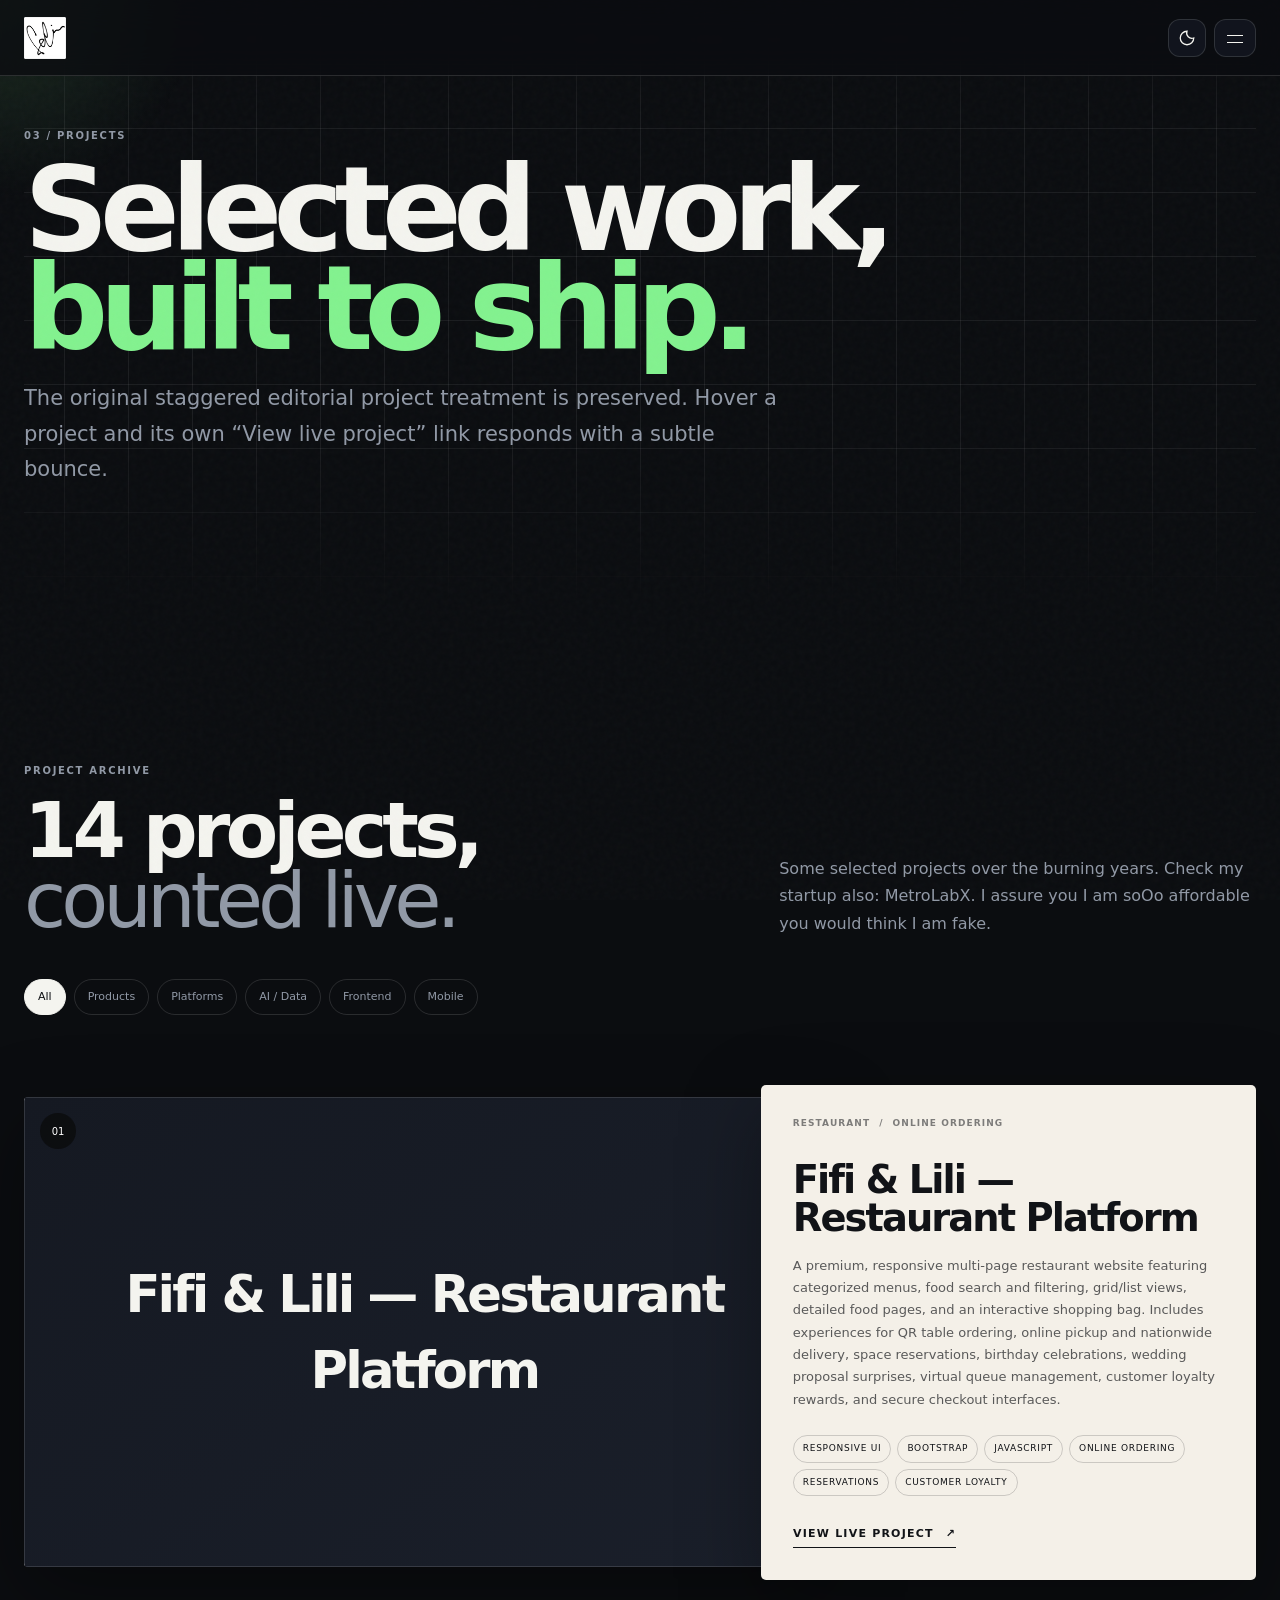
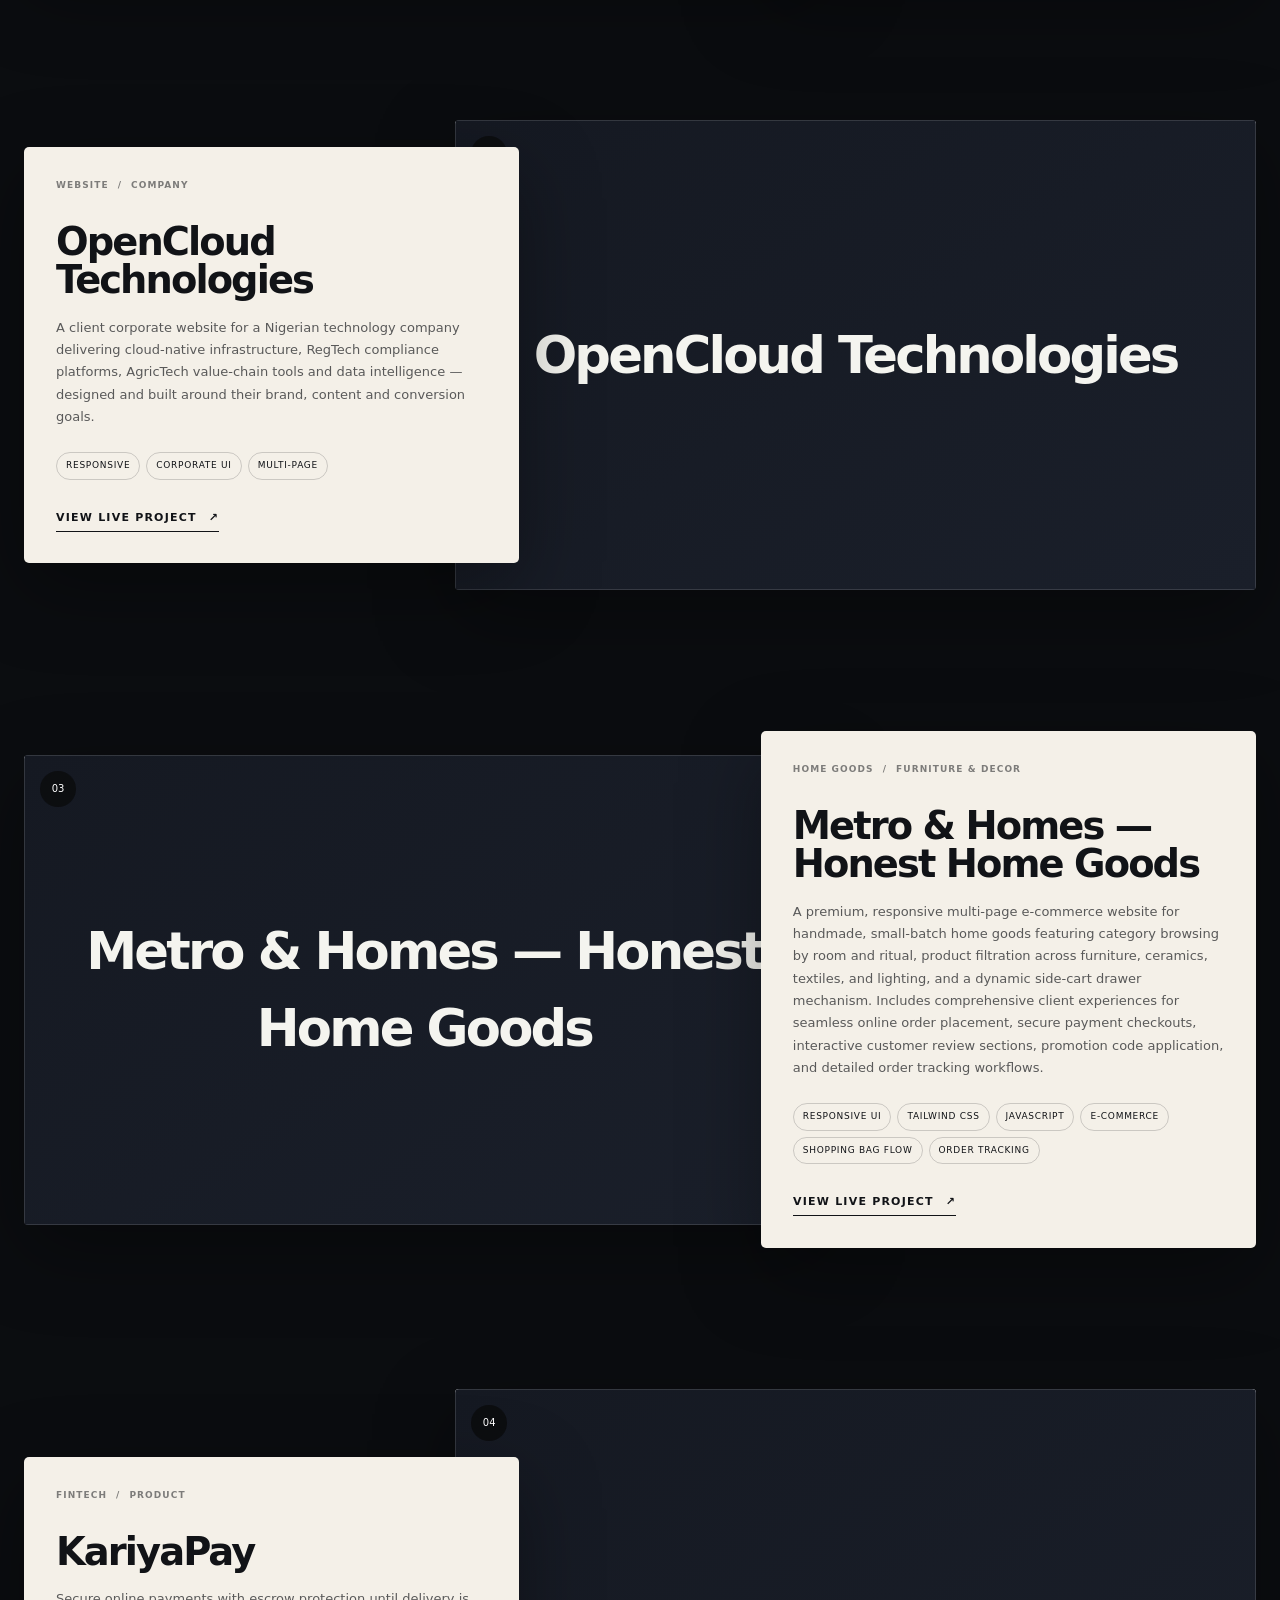
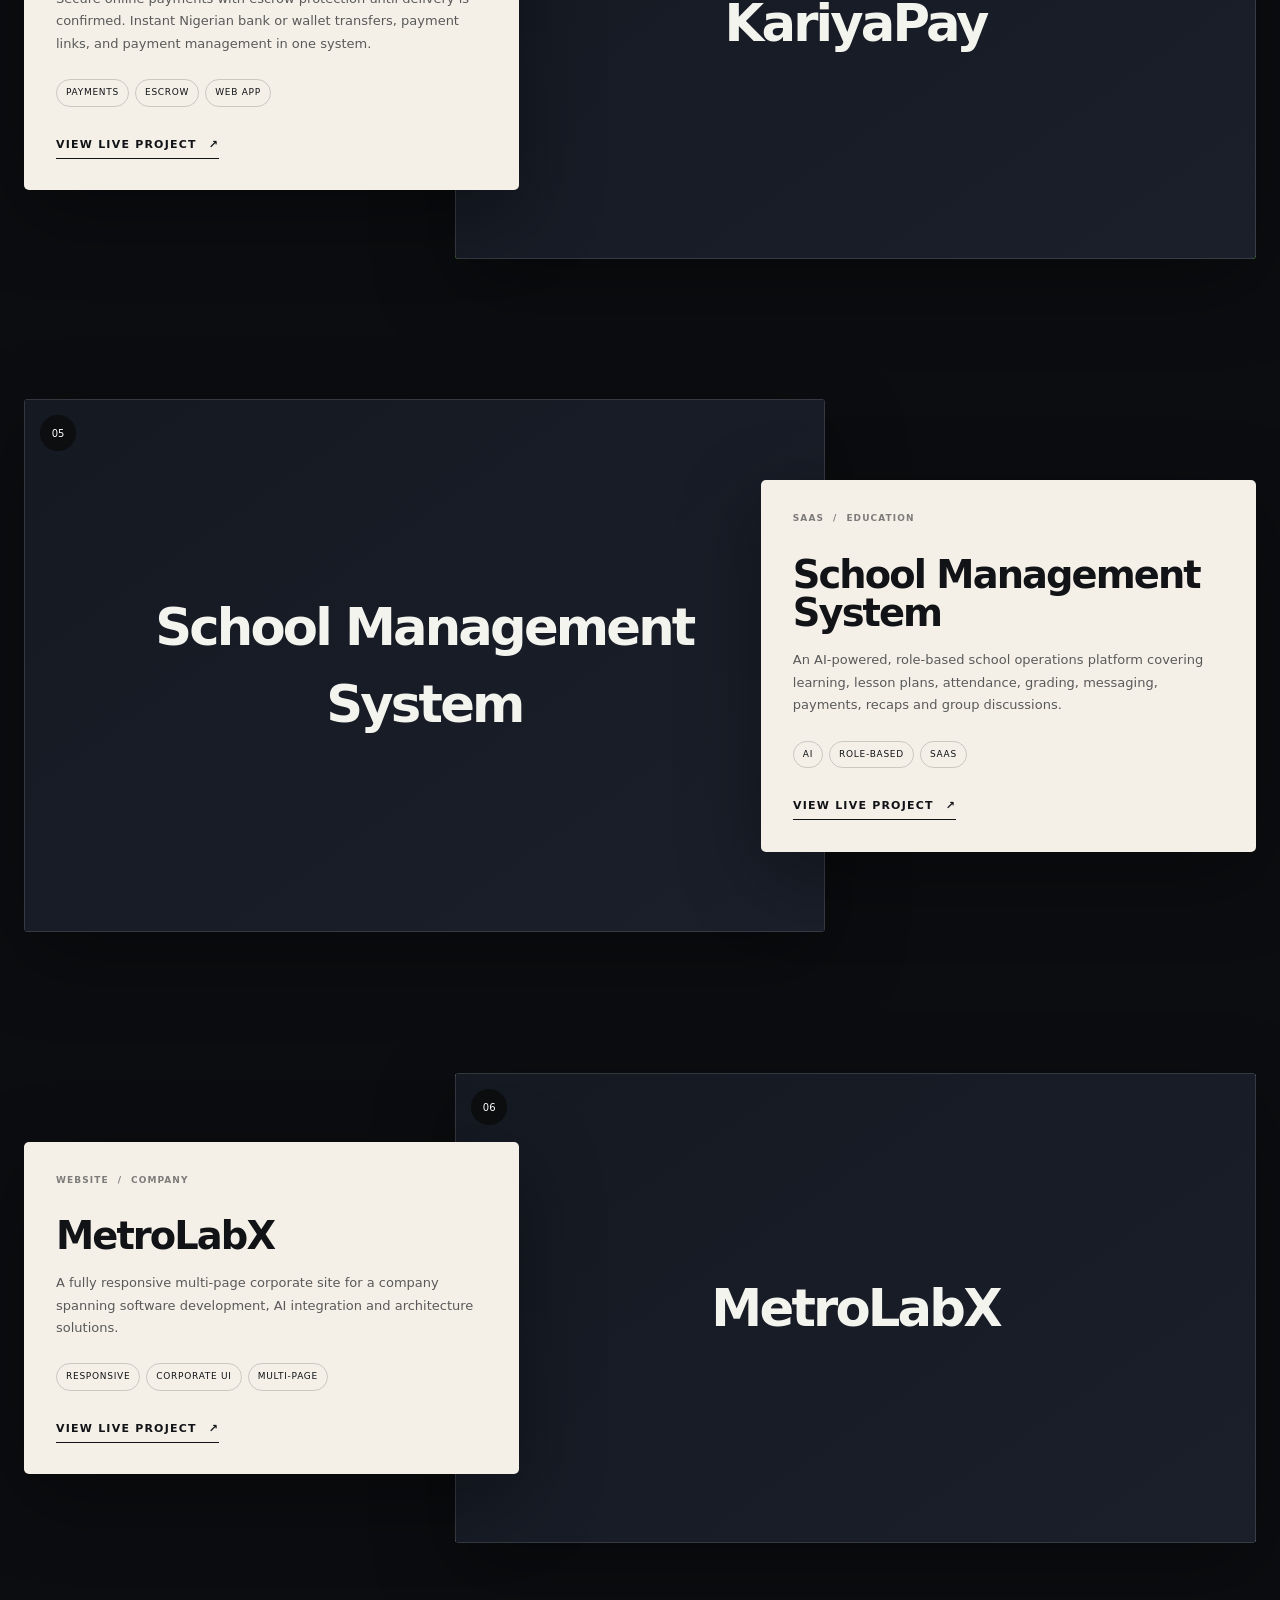
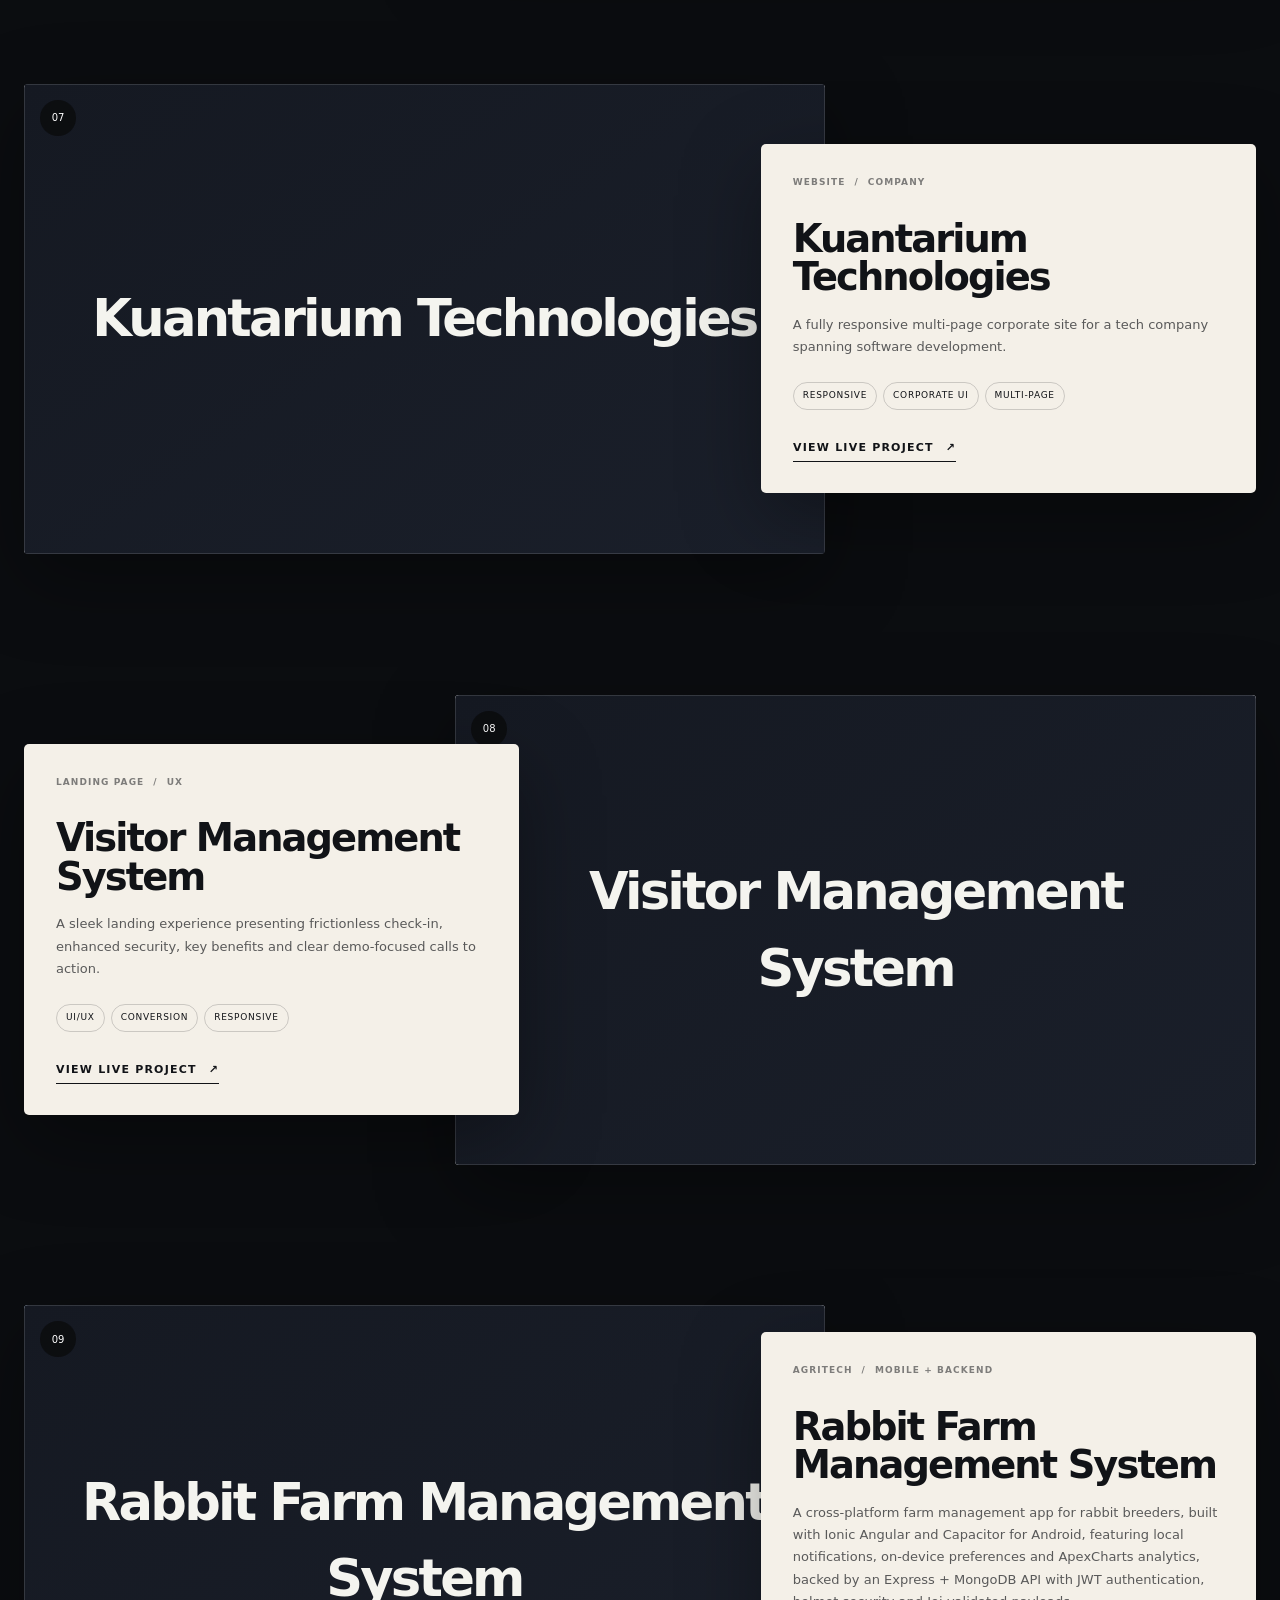
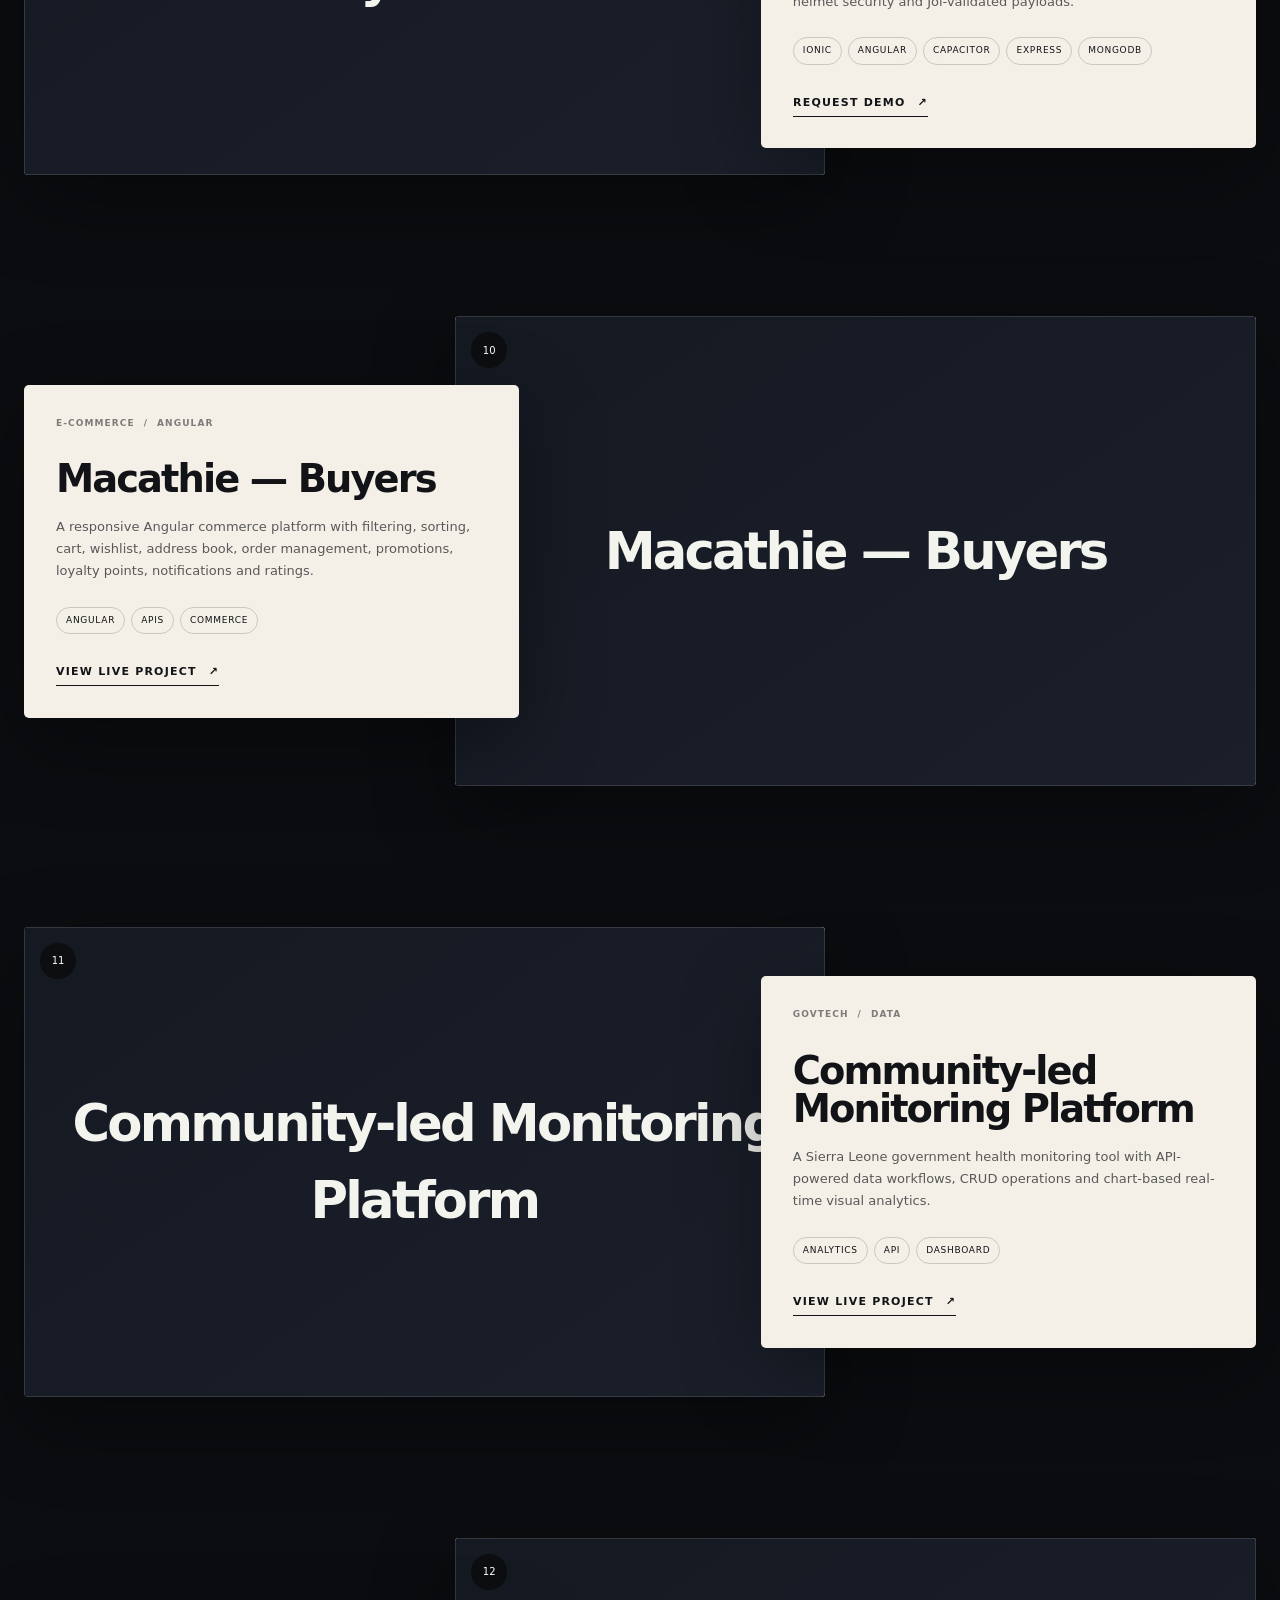
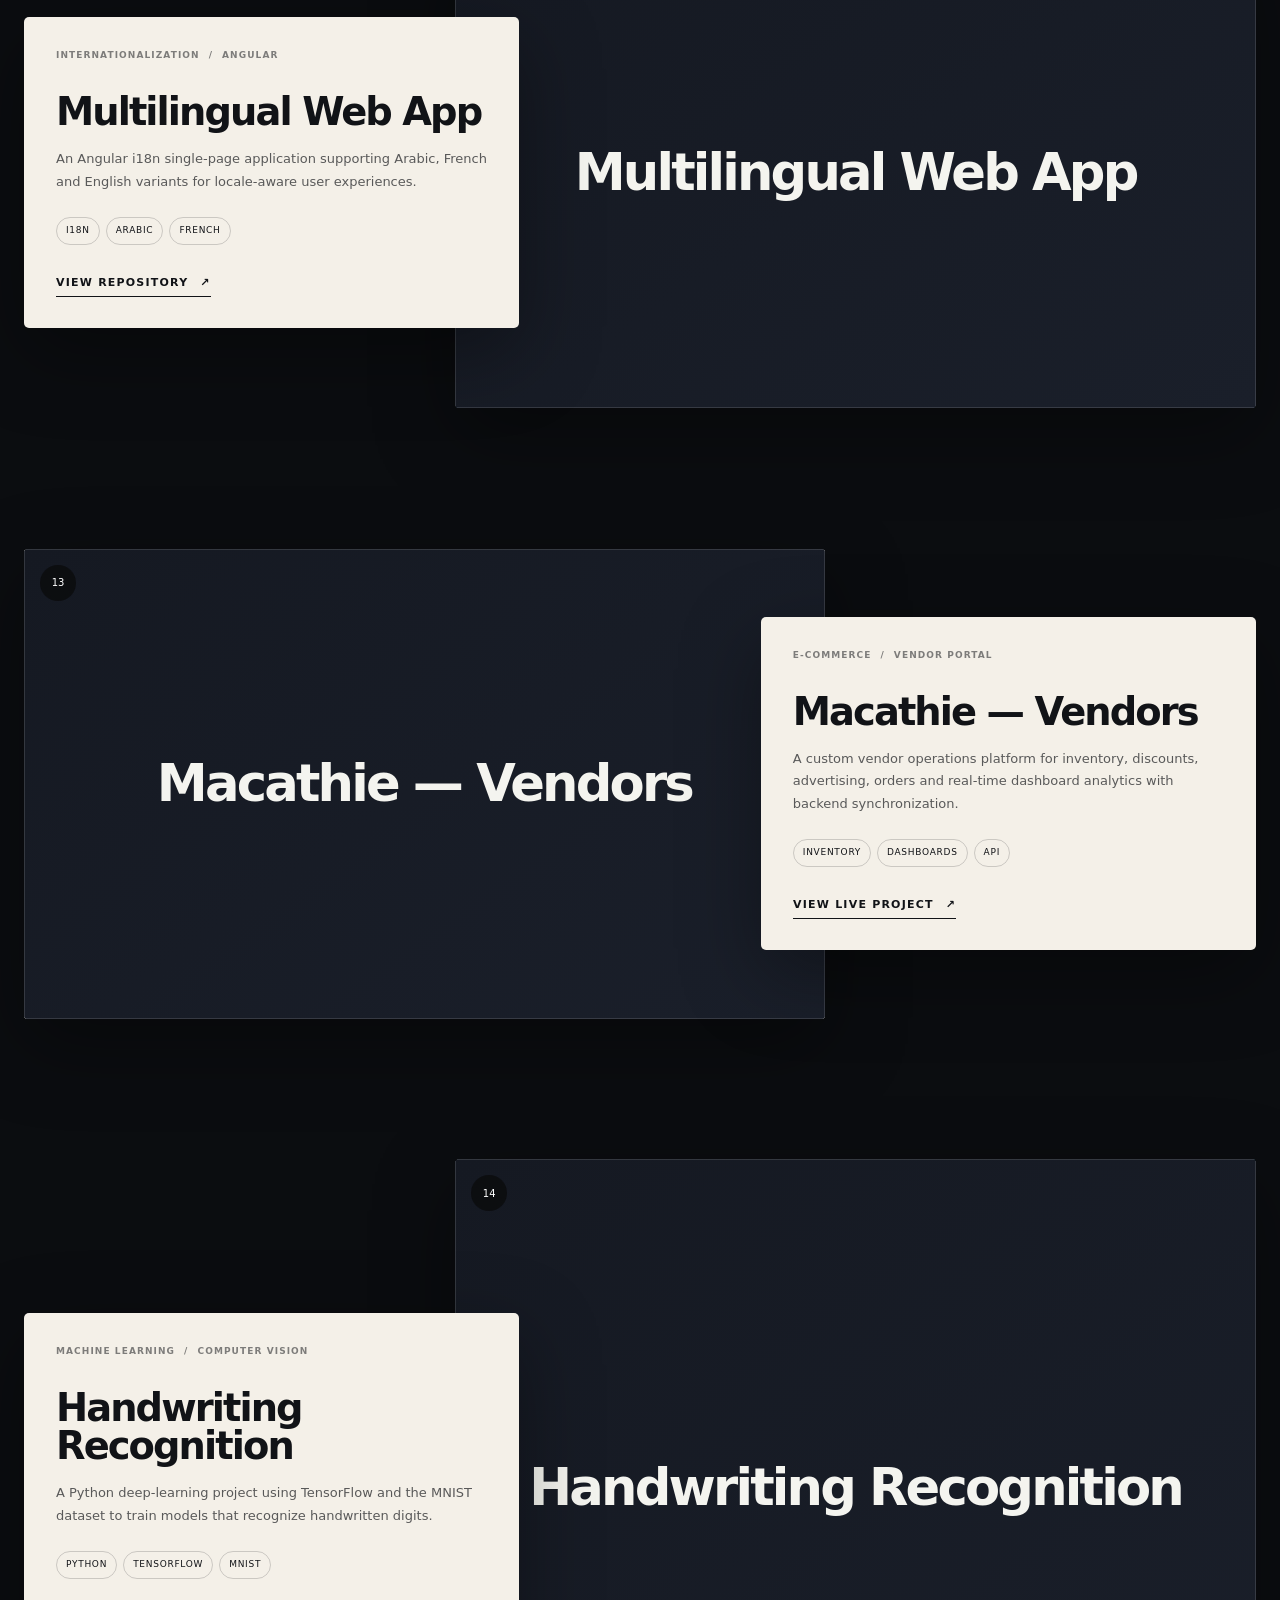
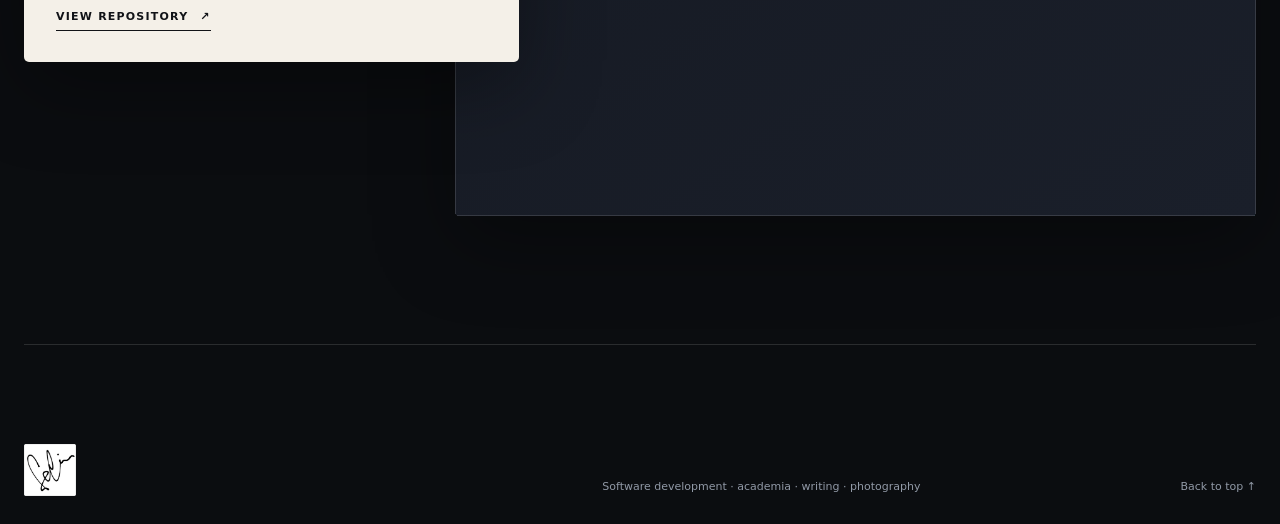
<file: projects.html>
<!doctype html>
<html lang="en" data-theme="dark">

<head>
  <meta charset="utf-8" />
  <meta name="viewport" content="width=device-width, initial-scale=1" />
  <meta name="description" content="Selected software development projects." />
  <meta name="theme-color" content="#0b0d10" />
  <title>Projects — Salim Sulaiman Liman</title>
  <link rel="icon" type="image/png" href="assets/img/logo.png" />
  <link rel="apple-touch-icon" href="assets/img/logo.png" />
  <link rel="stylesheet" href="assets/css/styles.css" />
</head>

<body data-page="projects" id="top">
  <div class="scroll-progress" id="scrollProgress" aria-hidden="true"></div>
  <div class="noise" aria-hidden="true"></div>
  <div class="cursor-glow" id="cursorGlow" aria-hidden="true"></div>
  <header class="site-header" id="siteHeader">
    <a class="brand" href="index.html" aria-label="Home"><img class="brand-logo" src="assets/img/logo.png"
        alt="Site logo" /></a>
    <div class="header-actions">
      <button class="icon-button" id="themeToggle" type="button" aria-label="Toggle color theme"
        title="Toggle theme"><svg viewBox="0 0 24 24" aria-hidden="true">
          <path d="M12 3a9 9 0 1 0 9 9 7 7 0 0 1-9-9Z" fill="none" stroke="currentColor" stroke-width="1.7" />
        </svg></button>
      <button class="menu-button" id="menuButton" type="button" aria-label="Open menu" aria-expanded="false"
        aria-controls="sideMenu"><span></span><span></span></button>
    </div>
  </header>
  <nav class="side-menu" id="sideMenu" aria-hidden="true">
    <div class="side-menu-backdrop" id="menuBackdrop"></div>
    <div class="side-menu-panel">
      <div class="side-menu-head">
        <p class="eyebrow">Navigation</p><button class="side-menu-close" id="menuClose" type="button"
          aria-label="Close menu"><svg viewBox="0 0 24 24" fill="none" stroke="currentColor" stroke-width="2">
            <path d="M6 6l12 12M18 6L6 18" />
          </svg></button>
      </div>
      <ul class="side-menu-list">
        <li><a class="side-menu-link" data-page-link="home" href="index.html"><span
              class="side-menu-index">01</span><span class="side-menu-text">Home</span></a></li>
        <li><a class="side-menu-link" data-page-link="about" href="about.html"><span
              class="side-menu-index">02</span><span class="side-menu-text">About</span></a></li>
        <li><a class="side-menu-link" data-page-link="tech" href="tech.html"><span
              class="side-menu-index">03</span><span class="side-menu-text">Tech Portfolio</span></a></li>
        <li><a class="side-menu-link" data-page-link="projects" href="projects.html"><span
              class="side-menu-index">04</span><span class="side-menu-text">Projects</span></a></li>
        <li><a class="side-menu-link" data-page-link="academics" href="academics.html"><span
              class="side-menu-index">05</span><span class="side-menu-text">Academic Portfolio</span></a></li>
        <li><a class="side-menu-link" data-page-link="free" href="free-time.html"><span
              class="side-menu-index">06</span><span class="side-menu-text">Free Time</span></a></li>
        <li><a class="side-menu-link" data-page-link="contact" href="contact.html"><span
              class="side-menu-index">07</span><span class="side-menu-text">Contact</span></a></li>
      </ul>
      <div class="side-menu-foot">
        <div class="side-menu-social"><a data-github target="_blank" rel="noopener" href="#">GitHub</a><a
            data-literature-instagram target="_blank" rel="noopener" href="#">Literature</a></div><span><span
            data-location>⚲ Perak, Malaysia</span></span>
      </div>
    </div>
  </nav>
  <main class="page-main">
    <section class="page-hero section-pad">
      <div class="hero-grid-bg" aria-hidden="true"></div>
      <p class="eyebrow">03 / Projects</p>
      <h1>Selected work,<br><span class="accent-word">built to ship.</span></h1>
      <p class="page-lede">The original staggered editorial project treatment is preserved. Hover a project and its own
        “View live project” link responds with a subtle bounce.</p>
    </section>
    <section class="software section-pad">
      <div class="track-header reveal">
        <div>
          <p class="eyebrow">Project archive</p>
          <h2><span data-project-count>9</span> projects,<br><span class="muted">counted live.</span></h2>
        </div>
        <p class="track-description">Some selected projects over the burning years. </code> 
          Check my startup also: 
          <a href="https://metrolabx.com" target="_blank">MetroLabX</a>. I assure you I am soOo affordable you would think I am fake.</p>
      </div>
      <div class="project-filter reveal" role="group" aria-label="Filter projects"><button class="filter-chip active"
          data-filter="all">All</button><button class="filter-chip" data-filter="product">Products</button><button
          class="filter-chip" data-filter="platform">Platforms</button><button class="filter-chip" data-filter="ai">AI /
          Data</button><button class="filter-chip" data-filter="frontend">Frontend</button>
        <button class="filter-chip" data-filter="mobile">Mobile</button>
      </div>
      <div class="project-stack" id="projectStack"></div>
    </section>
  </main>
  <footer class="site-footer section-pad">
    <img class="footer-logo" src="assets/img/logo.png" alt="Site logo" />
    <p>Software development · academia · writing · photography</p>
    <a href="#top" onclick="window.scrollTo({top:0,behavior:'smooth'});return false">Back to top ↑</a>
  </footer>
  <script src="assets/js/data.js"></script>
  <script src="assets/js/site.js"></script>
</body>

</html>
</file>
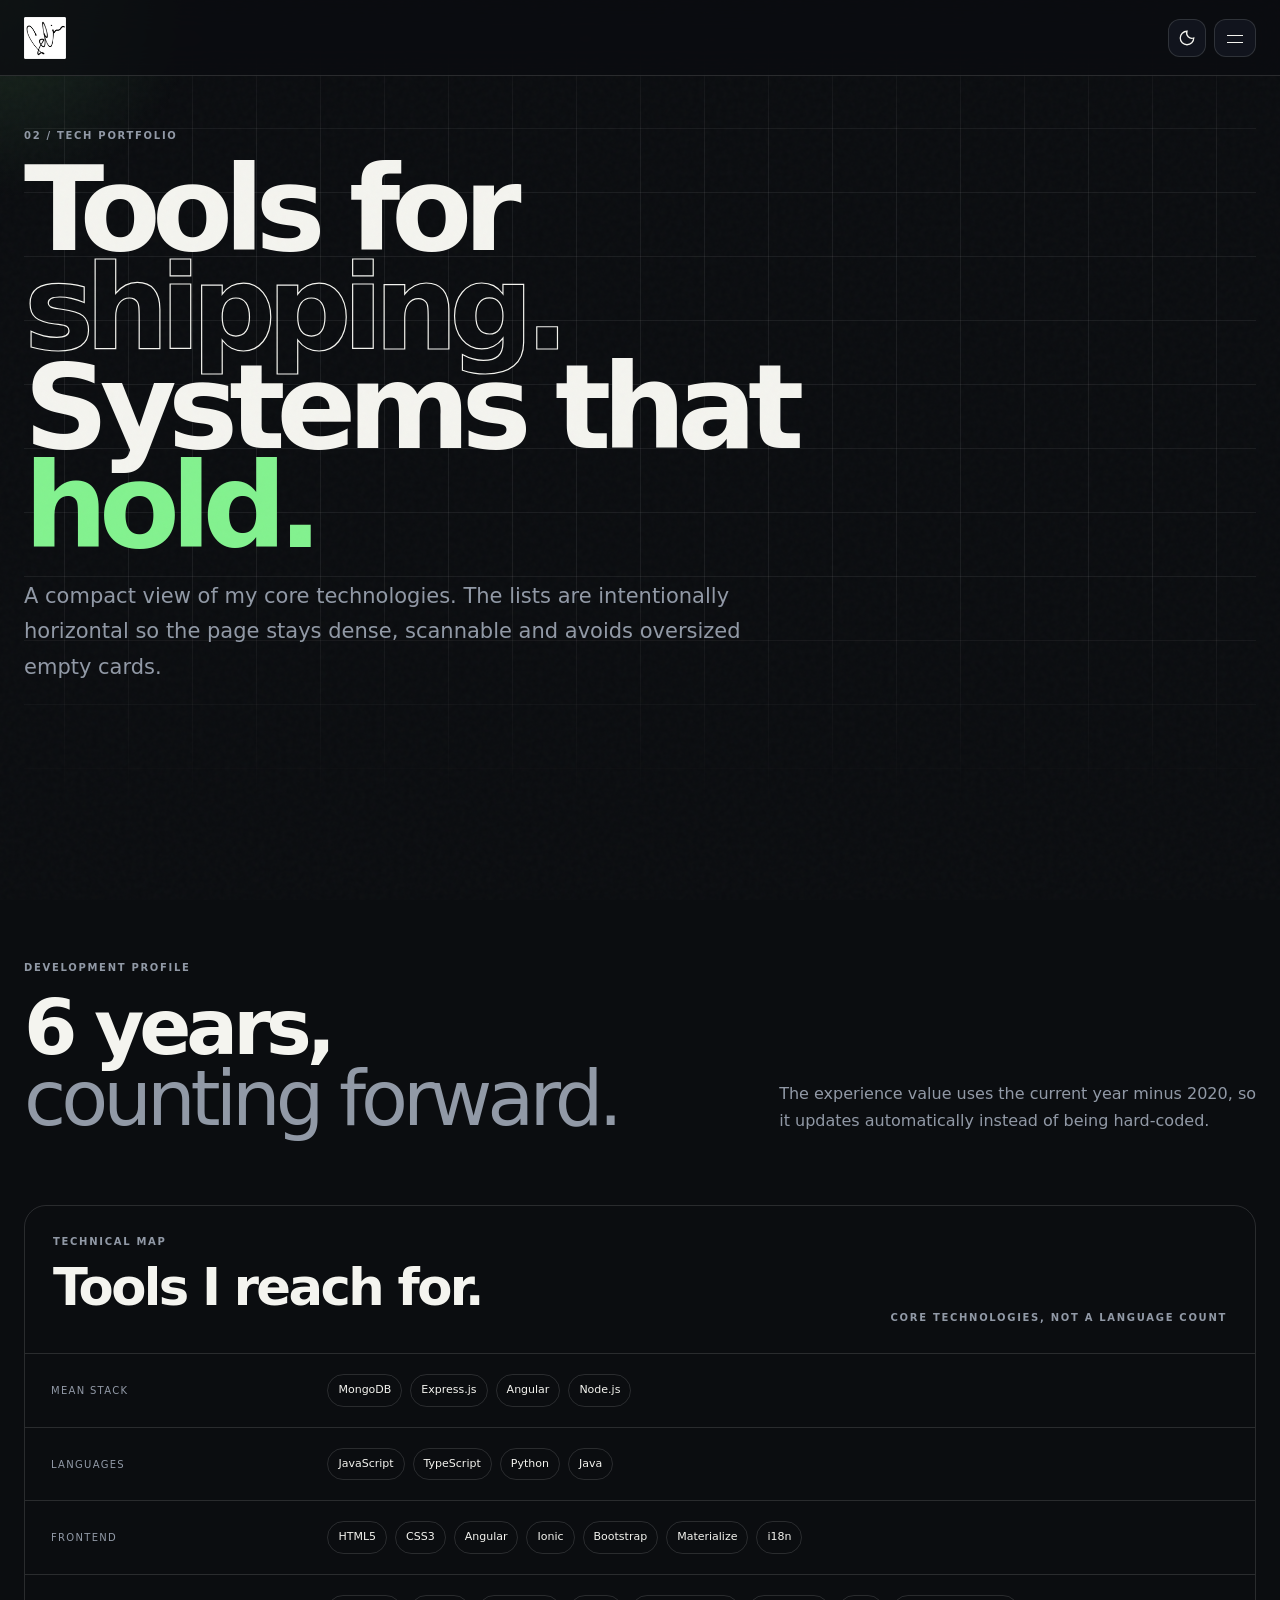
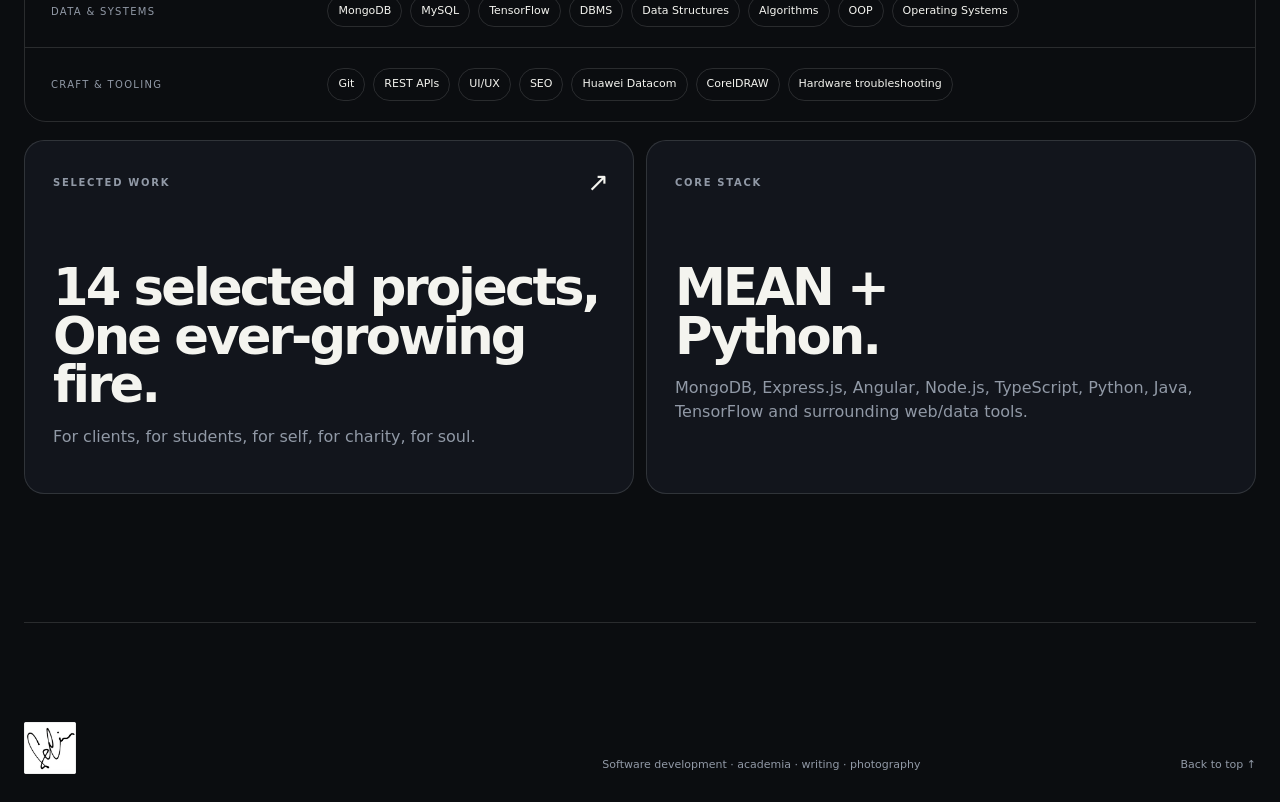
<file: tech.html>
<!doctype html>
<html lang="en" data-theme="dark">
<head>
  <meta charset="utf-8" />
  <meta name="viewport" content="width=device-width, initial-scale=1" />
  <meta name="description" content="Core software engineering technologies and tools." />
  <meta name="theme-color" content="#0b0d10" />
  <title>Tech Portfolio — Salim Sulaiman Liman</title>
  <link rel="icon" type="image/png" href="assets/img/logo.png" />
  <link rel="apple-touch-icon" href="assets/img/logo.png" />
  <link rel="stylesheet" href="assets/css/styles.css" />
</head>
<body data-page="tech" id="top">
  <div class="scroll-progress" id="scrollProgress" aria-hidden="true"></div>
  <div class="noise" aria-hidden="true"></div>
  <div class="cursor-glow" id="cursorGlow" aria-hidden="true"></div>
  <header class="site-header" id="siteHeader">
    <a class="brand" href="index.html" aria-label="Home"><img class="brand-logo" src="assets/img/logo.png" alt="Site logo" /></a>
    <div class="header-actions">
      <button class="icon-button" id="themeToggle" type="button" aria-label="Toggle color theme" title="Toggle theme"><svg viewBox="0 0 24 24" aria-hidden="true"><path d="M12 3a9 9 0 1 0 9 9 7 7 0 0 1-9-9Z" fill="none" stroke="currentColor" stroke-width="1.7"/></svg></button>
      <button class="menu-button" id="menuButton" type="button" aria-label="Open menu" aria-expanded="false" aria-controls="sideMenu"><span></span><span></span></button>
    </div>
  </header>
  <nav class="side-menu" id="sideMenu" aria-hidden="true">
    <div class="side-menu-backdrop" id="menuBackdrop"></div>
    <div class="side-menu-panel">
      <div class="side-menu-head"><p class="eyebrow">Navigation</p><button class="side-menu-close" id="menuClose" type="button" aria-label="Close menu"><svg viewBox="0 0 24 24" fill="none" stroke="currentColor" stroke-width="2"><path d="M6 6l12 12M18 6L6 18"/></svg></button></div>
      <ul class="side-menu-list"><li><a class="side-menu-link" data-page-link="home" href="index.html"><span class="side-menu-index">01</span><span class="side-menu-text">Home</span></a></li>
<li><a class="side-menu-link" data-page-link="about" href="about.html"><span class="side-menu-index">02</span><span class="side-menu-text">About</span></a></li>
<li><a class="side-menu-link" data-page-link="tech" href="tech.html"><span class="side-menu-index">03</span><span class="side-menu-text">Tech Portfolio</span></a></li>
<li><a class="side-menu-link" data-page-link="projects" href="projects.html"><span class="side-menu-index">04</span><span class="side-menu-text">Projects</span></a></li>
<li><a class="side-menu-link" data-page-link="academics" href="academics.html"><span class="side-menu-index">05</span><span class="side-menu-text">Academic Portfolio</span></a></li>
<li><a class="side-menu-link" data-page-link="free" href="free-time.html"><span class="side-menu-index">06</span><span class="side-menu-text">Free Time</span></a></li>
<li><a class="side-menu-link" data-page-link="contact" href="contact.html"><span class="side-menu-index">07</span><span class="side-menu-text">Contact</span></a></li></ul>
      <div class="side-menu-foot"><div class="side-menu-social"><a data-github target="_blank" rel="noopener" href="#">GitHub</a><a data-literature-instagram target="_blank" rel="noopener" href="#">Literature</a></div><span><span data-location>⚲ Perak, Malaysia</span></span></div>
    </div>
  </nav>
  <main class="page-main">
    <section class="page-hero section-pad"><div class="hero-grid-bg" aria-hidden="true"></div><p class="eyebrow">02 / Tech Portfolio</p><h1>Tools for <span class="outline-word">shipping.</span><br>Systems that <span class="accent-word">hold.</span></h1><p class="page-lede">A compact view of my core technologies. The lists are intentionally horizontal so the page stays dense, scannable and avoids oversized empty cards.</p></section>
    <section class="software section-pad">
      <div class="track-header reveal"><div><p class="eyebrow">Development profile</p><h2><span data-experience-years>6</span> years,<br><span class="muted">counting forward.</span></h2></div><p class="track-description">The experience value uses the current year minus 2020, so it updates automatically instead of being hard-coded.</p></div>
      <div class="skill-lab horizontal reveal"><div class="skill-lab-head"><div><p class="eyebrow">Technical map</p><h3>Tools I reach for.</h3></div><span class="eyebrow">Core technologies, not a language count</span></div><div class="tool-map" id="toolMap"></div></div>
      <div class="home-track-grid reveal"><a class="home-track-card" href="projects.html"><span class="eyebrow">Selected work</span><span class="track-arrow">↗</span><h3><span data-project-count>9</span> selected projects,<br>One ever-growing fire.</h3><p>For clients, for students, for self, for charity, for soul.</p></a><div class="home-track-card"><span class="eyebrow">Core stack</span><h3>MEAN +<br>Python.</h3><p>MongoDB, Express.js, Angular, Node.js, TypeScript, Python, Java, TensorFlow and surrounding web/data tools.</p></div></div>
    </section>
  </main>
  <footer class="site-footer section-pad">
    <img class="footer-logo" src="assets/img/logo.png" alt="Site logo" />
    <p>Software development · academia · writing · photography</p>
    <a href="#top" onclick="window.scrollTo({top:0,behavior:'smooth'});return false">Back to top ↑</a>
  </footer>
  <script src="assets/js/data.js"></script>
  <script src="assets/js/site.js"></script>
</body></html>
</file>
<file: assets/css/styles.css>
:root {
  --bg: #0b0d10;
  --bg-2: #11141a;
  --surface: #151922;
  --surface-2: #1a1f2a;
  --text: #f4f4ef;
  --muted: #9199a6;
  --line: rgba(255, 255, 255, .13);
  --line-strong: rgba(255, 255, 255, .28);
  --accent: #83f28f;
  --accent-2: #8eb4ff;
  --paper: #f4f0e8;
  --ink: #111317;
  --shadow: 0 25px 80px rgba(0, 0, 0, .35);
  --radius: 22px;
  --container: min(1240px, calc(100vw - 48px));
  --header-h: 76px;
  color-scheme: dark;
}

html[data-theme="light"] {
  --bg: #f1eee7;
  --bg-2: #e8e4db;
  --surface: #ffffff;
  --surface-2: #e7e4dc;
  --text: #111317;
  --muted: #646b74;
  --line: rgba(17, 19, 23, .14);
  --line-strong: rgba(17, 19, 23, .26);
  --accent: #176b31;
  --accent-2: #305fbd;
  --paper: #111317;
  --ink: #f5f5ef;
  --shadow: 0 24px 70px rgba(40, 34, 24, .13);
  color-scheme: light;
}

* {
  box-sizing: border-box;
}

html {
  scroll-behavior: smooth;
}

body {
  margin: 0;
  background: var(--bg);
  color: var(--text);
  font-family: Inter, ui-sans-serif, system-ui, -apple-system, BlinkMacSystemFont, "Segoe UI", sans-serif;
  line-height: 1.5;
  overflow-x: hidden;
}

body.menu-open {
  overflow: hidden;
}

a {
  color: inherit;
  text-decoration: none;
}

button,
input {
  font: inherit;
}

button {
  color: inherit;
}

section[id] {
  scroll-margin-top: calc(var(--header-h) + 18px);
}

img {
  max-width: 100%;
  display: block;
}

::selection {
  background: var(--accent);
  color: #071007;
}

.scroll-progress {
  position: fixed;
  inset: 0 0 auto 0;
  height: 3px;
  background: var(--accent);
  transform-origin: left;
  transform: scaleX(0);
  z-index: 1200;
}

.noise {
  position: fixed;
  inset: 0;
  pointer-events: none;
  opacity: .035;
  z-index: 999;
  background-image: url("data:image/svg+xml,%3Csvg viewBox='0 0 180 180' xmlns='http://www.w3.org/2000/svg'%3E%3Cfilter id='n'%3E%3CfeTurbulence type='fractalNoise' baseFrequency='.9' numOctaves='4' stitchTiles='stitch'/%3E%3C/filter%3E%3Crect width='100%25' height='100%25' filter='url(%23n)' opacity='.75'/%3E%3C/svg%3E");
}

.cursor-glow {
  width: 420px;
  height: 420px;
  position: fixed;
  left: -210px;
  top: -210px;
  border-radius: 50%;
  pointer-events: none;
  z-index: -1;
  background: radial-gradient(circle, color-mix(in srgb, var(--accent) 13%, transparent), transparent 67%);
  transition: opacity .2s;
}

.site-header {
  width: 100%;
  max-width: none;
  height: var(--header-h);
  margin: 0;
  position: sticky;
  top: 0;
  z-index: 1000;
  display: grid;
  grid-template-columns: 1fr auto;
  align-items: center;
  padding-inline: max(24px, calc((100vw - 1240px) / 2));
  border-bottom: 1px solid var(--line);
  background: color-mix(in srgb, var(--bg) 76%, transparent);
  backdrop-filter: blur(18px);
}

.brand {
  display: inline-flex;
  align-items: center;
  gap: 12px;
  width: fit-content;
}

.brand-mark {
  width: 34px;
  height: 34px;
  border: 1px solid var(--line-strong);
  border-radius: 50%;
  display: grid;
  place-items: center;
  font-size: 10px;
  font-weight: 800;
  letter-spacing: .07em;
}

.brand-text {
  font-size: 13px;
  font-weight: 720;
  letter-spacing: -.01em;
}

.desktop-nav {
  display: flex;
  gap: 8px;
  padding: 5px;
  border: 1px solid var(--line);
  border-radius: 999px;
}

.desktop-nav a {
  color: var(--muted);
  padding: 8px 13px;
  border-radius: 999px;
  font-size: 12px;
  transition: .2s ease;
}

.desktop-nav a:hover {
  color: var(--text);
  background: var(--surface);
}

.header-actions {
  display: flex;
  justify-content: flex-end;
  gap: 8px;
  align-items: center;
}

.icon-button,
.menu-button {
  border: 1px solid var(--line);
  background: color-mix(in srgb, var(--surface) 75%, transparent);
  border-radius: 12px;
  height: 38px;
  min-width: 38px;
  display: inline-grid;
  place-items: center;
  cursor: pointer;
}

.icon-button:hover,
.menu-button:hover {
  border-color: var(--line-strong);
}

.icon-button svg {
  width: 18px;
  height: 18px;
}

.icon-button span {
  font-size: 10px;
  font-weight: 800;
}

.menu-button {
  display: none;
  width: 42px;
  position: relative;
}

.menu-button span {
  width: 16px;
  height: 1px;
  background: currentColor;
  position: absolute;
  transition: transform .25s, top .25s;
}

.menu-button span:first-child {
  top: 15px;
}

.menu-button span:last-child {
  top: 22px;
}

.menu-button[aria-expanded="true"] span:first-child {
  top: 18px;
  transform: rotate(45deg);
}

.menu-button[aria-expanded="true"] span:last-child {
  top: 18px;
  transform: rotate(-45deg);
}

.mobile-menu {
  position: fixed;
  inset: 0;
  z-index: 900;
  background: var(--bg);
  padding-top: var(--header-h);
  opacity: 0;
  visibility: hidden;
  transition: opacity .25s, visibility .25s;
}

.mobile-menu.open {
  opacity: 1;
  visibility: visible;
}

.mobile-menu-inner {
  width: var(--container);
  height: calc(100% - 30px);
  margin: auto;
  padding: 48px 0 20px;
  display: flex;
  flex-direction: column;
}

.mobile-menu-inner>a {
  font-size: clamp(36px, 9vw, 68px);
  font-weight: 800;
  letter-spacing: -.06em;
  padding: 4px 0;
}

.mobile-menu-meta {
  margin-top: auto;
  padding-top: 20px;
  border-top: 1px solid var(--line);
  display: flex;
  justify-content: space-between;
  color: var(--muted);
  font-size: 12px;
}

.section-pad {
  width: var(--container);
  margin: 0 auto;
}

.eyebrow {
  text-transform: uppercase;
  letter-spacing: .17em;
  font-weight: 760;
  font-size: 10px;
  color: var(--muted);
  margin: 0;
}

.status-dot {
  display: inline-block;
  width: 7px;
  height: 7px;
  background: var(--accent);
  border-radius: 50%;
  margin-right: 7px;
  box-shadow: 0 0 0 5px color-mix(in srgb, var(--accent) 14%, transparent);
}

.muted {
  color: var(--muted);
  font-weight: 500;
}

.hero {
  min-height: calc(100svh - var(--header-h));
  padding-top: clamp(58px, 9vw, 110px);
  position: relative;
  display: grid;
  grid-template-columns: minmax(0, 1.15fr) minmax(380px, .85fr);
  gap: clamp(30px, 7vw, 90px);
  align-items: center;
  padding-bottom: 88px;
}

.hero-grid-bg {
  position: absolute;
  inset: 0 calc((100vw - var(--container)) / -2);
  pointer-events: none;
  z-index: -2;
  opacity: .52;
  background-image: linear-gradient(var(--line) 1px, transparent 1px), linear-gradient(90deg, var(--line) 1px, transparent 1px);
  background-size: 64px 64px;
  mask-image: linear-gradient(to bottom, transparent 0, black 18%, black 72%, transparent 100%);
}

.hero-copy h1 {
  margin: 18px 0 24px;
  max-width: 900px;
  font-size: clamp(55px, 7.7vw, 116px);
  line-height: .85;
  letter-spacing: -.075em;
  font-weight: 850;
}

.outline-word {
  color: transparent;
  -webkit-text-stroke: 1.2px var(--text);
}

.accent-word {
  color: var(--accent);
}

.hero-lede {
  max-width: 680px;
  color: var(--muted);
  font-size: clamp(16px, 1.6vw, 20px);
  line-height: 1.65;
}

.hero-cta-row {
  display: flex;
  gap: 11px;
  margin-top: 32px;
  flex-wrap: wrap;
}

.button {
  display: inline-flex;
  align-items: center;
  justify-content: center;
  gap: 20px;
  min-height: 49px;
  padding: 0 20px;
  border-radius: 14px;
  font-weight: 750;
  font-size: 12px;
  transition: transform .15s, background .2s, border-color .2s;
}

.button-primary {
  background: var(--text);
  color: var(--bg);
}

.button-ghost {
  border: 1px solid var(--line-strong);
}

.button-ghost:hover {
  background: var(--surface);
}

.hero-console {
  align-self: end;
  border: 1px solid var(--line);
  border-radius: 24px;
  background: color-mix(in srgb, var(--surface) 82%, transparent);
  box-shadow: var(--shadow);
  overflow: hidden;
  backdrop-filter: blur(14px);
}

.console-topline,
.console-footer {
  display: flex;
  justify-content: space-between;
  align-items: center;
  padding: 12px 16px;
  font-size: 9px;
  text-transform: uppercase;
  letter-spacing: .14em;
  color: var(--muted);
}

.console-topline {
  border-bottom: 1px solid var(--line);
}

.console-footer {
  border-top: 1px solid var(--line);
  gap: 20px;
}

.pulse-text {
  color: var(--accent);
}

.console-split {
  display: grid;
  grid-template-columns: 1fr 1fr;
  min-height: 330px;
}

.console-card {
  position: relative;
  padding: 24px;
  display: flex;
  flex-direction: column;
  justify-content: flex-end;
  transition: .3s ease;
  overflow: hidden;
}

.console-card:first-child {
  border-right: 1px solid var(--line);
}

.console-card::before {
  content: "";
  position: absolute;
  inset: 0;
  opacity: .65;
  transition: transform .35s ease;
}

.dev-card::before {
  background: radial-gradient(circle at 20% 20%, color-mix(in srgb, var(--accent-2) 35%, transparent), transparent 56%);
}

.academia-console-card::before {
  background: radial-gradient(circle at 80% 16%, color-mix(in srgb, var(--accent) 30%, transparent), transparent 55%);
}

.console-card:hover {
  background: color-mix(in srgb, var(--surface-2) 85%, transparent);
}

.console-card:hover::before {
  transform: scale(1.12);
}

.console-card>* {
  position: relative;
}

.console-index {
  position: absolute;
  top: -230px;
  color: var(--muted);
  font-size: 10px;
}

.console-card strong {
  font-size: 21px;
  letter-spacing: -.04em;
  margin-bottom: 6px;
}

.console-card small {
  color: var(--muted);
  line-height: 1.5;
}

.console-arrow {
  position: absolute;
  right: 20px;
  top: -215px;
  font-size: 20px;
}

.hero-marquee {
  grid-column: 1 / -1;
  margin: 36px calc((100vw - var(--container)) / -2) -88px;
  border-top: 1px solid var(--line);
  border-bottom: 1px solid var(--line);
  overflow: hidden;
  padding: 13px 0;
}

.marquee-track {
  display: flex;
  width: max-content;
  align-items: center;
  gap: 20px;
  animation: marquee 28s linear infinite;
  font-size: 11px;
  font-weight: 780;
  letter-spacing: .12em;
  color: var(--muted);
}

.marquee-track i {
  color: var(--accent);
  font-style: normal;
}

@keyframes marquee {
  to {
    transform: translateX(-50%);
  }
}

.about,
.software,
.academics,
.qualification,
.contact {
  padding-top: clamp(100px, 12vw, 180px);
}

.section-heading {
  display: grid;
  grid-template-columns: .65fr 1.35fr;
  gap: 30px;
  align-items: start;
  margin-bottom: 60px;
}

.section-heading h2,
.track-header h2 {
  font-size: clamp(44px, 6vw, 86px);
  line-height: .92;
  letter-spacing: -.065em;
  margin: 0;
}

.about-grid {
  display: grid;
  grid-template-columns: .88fr 1.12fr;
  gap: 70px;
}

.about-copy {
  padding-right: 5vw;
}

.large-copy {
  font-size: clamp(23px, 3vw, 38px);
  line-height: 1.18;
  letter-spacing: -.04em;
  margin: 0 0 24px;
}

.about-copy>p:last-child {
  color: var(--muted);
  font-size: 16px;
  line-height: 1.75;
}

.stat-grid {
  display: grid;
  grid-template-columns: repeat(2, 1fr);
  border-top: 1px solid var(--line);
  border-left: 1px solid var(--line);
}

.stat-card {
  min-height: 200px;
  padding: 24px;
  border-right: 1px solid var(--line);
  border-bottom: 1px solid var(--line);
  display: flex;
  flex-direction: column;
  justify-content: space-between;
}

.stat-value {
  font-size: clamp(54px, 6vw, 84px);
  font-weight: 820;
  letter-spacing: -.07em;
}

.stat-card>span:last-child {
  color: var(--muted);
  max-width: 160px;
  font-size: 12px;
}

.track-header {
  display: grid;
  grid-template-columns: 1.2fr .8fr;
  gap: 40px;
  align-items: end;
  margin-bottom: 42px;
}

.track-header .eyebrow {
  margin-bottom: 18px;
}

.track-description {
  color: var(--muted);
  max-width: 480px;
  margin: 0;
  line-height: 1.7;
}

.project-filter {
  display: flex;
  gap: 8px;
  flex-wrap: wrap;
  margin: 34px 0 70px;
}

.filter-chip {
  border: 1px solid var(--line);
  background: transparent;
  border-radius: 999px;
  padding: 9px 13px;
  cursor: pointer;
  font-size: 11px;
  color: var(--muted);
  transition: .2s;
}

.filter-chip:hover {
  border-color: var(--line-strong);
  color: var(--text);
}

.filter-chip.active {
  background: var(--text);
  color: var(--bg);
  border-color: var(--text);
}

.project-stack {
  display: flex;
  flex-direction: column;
  gap: clamp(85px, 11vw, 145px);
}

.project-row {
  display: grid;
  grid-template-columns: minmax(0, 1.3fr) minmax(330px, .7fr);
  align-items: center;
  position: relative;
  transition: opacity .3s, transform .35s, max-height .45s, margin .45s;
}

.project-row.reverse {
  grid-template-columns: minmax(330px, .7fr) minmax(0, 1.3fr);
}

.project-row.reverse .project-visual {
  grid-column: 2;
  grid-row: 1;
}

.project-row.reverse .project-panel {
  grid-column: 1;
  grid-row: 1;
  justify-self: end;
  margin-left: 0;
  margin-right: -64px;
}

.project-hidden {
  display: none;
}

.project-visual {
  min-height: 470px;
  background: var(--surface);
  border-radius: 4px;
  overflow: hidden;
  position: relative;
  box-shadow: var(--shadow);
}

.project-visual::after {
  content: "";
  position: absolute;
  inset: 0;
  border: 1px solid var(--line);
  pointer-events: none;
}

.project-visual img {
  width: 100%;
  height: 100%;
  min-height: 470px;
  object-fit: cover;
  transition: transform .7s cubic-bezier(.2, .7, .2, 1), filter 1s;
}

.project-visual:hover img {
  transform: scale(1.025);
  filter: saturate(1.06);
}

.visual-index {
  position: absolute;
  top: 16px;
  left: 16px;
  z-index: 2;
  width: 36px;
  height: 36px;
  border-radius: 50%;
  background: rgba(10, 10, 10, .72);
  color: white;
  display: grid;
  place-items: center;
  font-size: 10px;
  backdrop-filter: blur(8px);
}

.project-panel {
  z-index: 3;
  margin-left: -64px;
  padding: 32px;
  background: var(--paper);
  color: var(--ink);
  border-radius: 5px;
  box-shadow: var(--shadow);
  transition: transform .15s ease;
}

.project-meta {
  display: flex;
  gap: 9px;
  margin-bottom: 30px;
  text-transform: uppercase;
  letter-spacing: .12em;
  font-size: 9px;
  font-weight: 800;
  opacity: .52;
}

.project-meta span+span::before {
  content: "/";
  margin-right: 9px;
}

.project-panel h3 {
  font-size: clamp(28px, 3vw, 42px);
  line-height: 1;
  letter-spacing: -.05em;
  margin: 0 0 17px;
}

.project-panel p {
  opacity: .68;
  line-height: 1.72;
  margin: 0;
  font-size: 13px;
}

.tag-row {
  display: flex;
  flex-wrap: wrap;
  gap: 6px;
  margin: 24px 0;
}

.tag-row span {
  border: 1px solid color-mix(in srgb, currentColor 18%, transparent);
  border-radius: 999px;
  padding: 6px 9px;
  font-size: 9px;
  text-transform: uppercase;
  letter-spacing: .08em;
}

.text-link {
  display: inline-flex;
  gap: 12px;
  align-items: center;
  font-size: 11px;
  text-transform: uppercase;
  letter-spacing: .11em;
  font-weight: 850;
  border-bottom: 1px solid currentColor;
  padding-bottom: 4px;
}

.image-unavailable {
  opacity: 0;
}

.image-fallback {
  position: absolute;
  inset: 0;
  display: grid;
  place-items: center;
  padding: 30px;
  text-align: center;
  font-size: clamp(28px, 4vw, 54px);
  font-weight: 800;
  letter-spacing: -.05em;
  background: linear-gradient(135deg, var(--surface), var(--surface-2));
}

.skill-lab {
  margin-top: clamp(110px, 15vw, 190px);
  border: 1px solid var(--line);
  border-radius: var(--radius);
  overflow: hidden;
}

.skill-lab-head {
  display: flex;
  justify-content: space-between;
  align-items: end;
  padding: 28px;
  border-bottom: 1px solid var(--line);
}

.skill-lab-head h3 {
  margin: 0;
  font-size: clamp(30px, 4vw, 54px);
  letter-spacing: -.05em;
}

.skill-columns {
  display: grid;
  grid-template-columns: repeat(4, 1fr);
}

.skill-columns>div {
  min-height: 260px;
  padding: 24px;
  border-right: 1px solid var(--line);
}

.skill-columns>div:last-child {
  border-right: 0;
}

.skill-label {
  font-size: 10px;
  text-transform: uppercase;
  letter-spacing: .13em;
  color: var(--muted);
}

.skill-cloud {
  display: flex;
  flex-direction: column;
  align-items: flex-start;
  gap: 8px;
  margin-top: 32px;
}

.skill-cloud span {
  border: 1px solid var(--line);
  border-radius: 999px;
  padding: 7px 10px;
  font-size: 11px;
  transition: .2s;
}

.skill-cloud span:hover {
  border-color: var(--accent);
  color: var(--accent);
  transform: translateX(3px);
}

.academic-dashboard {
  display: grid;
  grid-template-columns: .85fr 1.15fr;
  border: 1px solid var(--line);
  border-radius: 24px;
  overflow: hidden;
  background: var(--surface);
}

.teaching-meter {
  padding: clamp(28px, 4vw, 52px);
  border-right: 1px solid var(--line);
  display: flex;
  flex-direction: column;
  min-height: 530px;
}

.meter-top {
  display: flex;
  justify-content: space-between;
  gap: 20px;
  align-items: center;
}

.live-pill {
  font-size: 9px;
  border: 1px solid var(--line);
  border-radius: 999px;
  padding: 7px 9px;
  text-transform: uppercase;
  letter-spacing: .1em;
  white-space: nowrap;
}

.live-pill i {
  width: 5px;
  height: 5px;
  background: var(--accent);
  border-radius: 50%;
  display: inline-block;
  margin-right: 5px;
  box-shadow: 0 0 0 4px color-mix(in srgb, var(--accent) 12%, transparent);
}

.hours-wrap {
  display: flex;
  align-items: flex-end;
  gap: 18px;
  margin: auto 0 30px;
}

.hours-value {
  font-size: clamp(100px, 14vw, 205px);
  line-height: .73;
  letter-spacing: -.06em;
  /* -webkit-text-stroke: 2px #b2ffc9da; */
  font-weight: 850;
  color: var(--accent);
}

.hours-unit {
  font-size: 13px;
  text-transform: uppercase;
  letter-spacing: .11em;
  line-height: 1.35;
  color: var(--muted);
}

.meter-line {
  height: 3px;
  background: var(--line);
  border-radius: 99px;
  overflow: hidden;
}

.meter-line span {
  display: block;
  height: 100%;
  width: var(--meter, 0%);
  background: var(--accent);
  transform-origin: left;
  transform: scaleX(0);
  transition: transform 1.2s cubic-bezier(.2, .7, .2, 1);
}

.meter-line span.animate {
  transform: scaleX(1);
}

.teaching-meter>p {
  color: var(--muted);
  font-size: 11px;
  margin: 14px 0 0;
}

.teaching-meter code {
  color: var(--text);
}

.course-breakdown {
  padding: clamp(28px, 4vw, 46px);
}

.course-head {
  display: flex;
  justify-content: space-between;
  align-items: end;
  gap: 20px;
  margin-bottom: 22px;
}

.course-head h3 {
  font-size: clamp(30px, 4vw, 54px);
  letter-spacing: -.05em;
  margin: 6px 0 0;
}

.course-count {
  font-size: 10px;
  color: var(--muted);
  text-transform: uppercase;
  letter-spacing: .1em;
}

.course-list {
  border-top: 1px solid var(--line);
}

.course-item {
  border-bottom: 1px solid var(--line);
}

.course-toggle {
  width: 100%;
  display: grid;
  grid-template-columns: 92px 1fr auto 28px;
  gap: 14px;
  align-items: center;
  padding: 19px 0;
  background: transparent;
  border: 0;
  cursor: pointer;
  text-align: left;
}

.course-code,
.course-hours {
  font-size: 9px;
  text-transform: uppercase;
  letter-spacing: .11em;
  color: var(--muted);
}

.course-title {
  font-weight: 710;
}

.course-plus {
  font-size: 20px;
  color: var(--muted);
  transition: transform .2s;
}

.course-item.open .course-plus {
  transform: rotate(45deg);
}

.course-panel {
  display: grid;
  grid-template-rows: 0fr;
  transition: grid-template-rows .28s ease;
}

.course-item.open .course-panel {
  grid-template-rows: 1fr;
}

.course-panel-inner {
  overflow: hidden;
  display: grid;
  grid-template-columns: 1fr 1fr;
  gap: 18px 24px;
  color: var(--muted);
}

.course-panel-inner>div {
  padding-bottom: 18px;
}

.course-topics {
  grid-column: 1 / -1;
}

.mini-label {
  display: block;
  color: var(--muted);
  text-transform: uppercase;
  letter-spacing: .12em;
  font-size: 8px;
  margin-bottom: 5px;
}

.course-panel p {
  margin: 0;
  font-size: 12px;
}

.academic-grid {
  display: grid;
  grid-template-columns: repeat(3, 1fr);
  gap: 12px;
  margin-top: 12px;
}

.academic-card {
  min-height: 360px;
  padding: 28px;
  border: 1px solid var(--line);
  border-radius: 18px;
  background: color-mix(in srgb, var(--surface) 65%, transparent);
  display: flex;
  flex-direction: column;
  align-items: flex-start;
}

.academic-number {
  margin-left: auto;
  color: var(--muted);
  font-size: 9px;
  letter-spacing: .12em;
}

.academic-card .eyebrow {
  margin: 45px 0 8px;
}

.academic-card h3 {
  font-size: 28px;
  line-height: 1.02;
  letter-spacing: -.045em;
  margin: 0 0 12px;
}

.academic-card>p:not(.eyebrow) {
  color: var(--muted);
  font-size: 13px;
}

.academic-highlight {
  margin-top: auto;
  font-weight: 760;
  font-size: 13px;
  border-left: 2px solid var(--accent);
  padding-left: 10px;
}

.inline-expander {
  border: 0;
  background: transparent;
  padding: 18px 0 0;
  color: var(--muted);
  cursor: pointer;
  display: flex;
  width: 100%;
  justify-content: space-between;
  font-size: 11px;
}

.inline-expander:hover {
  color: var(--text);
}

.expandable {
  max-height: 0;
  overflow: hidden;
  opacity: 0;
  transition: .35s ease;
  color: var(--muted);
  font-size: 11px;
}

.expandable.open {
  max-height: 220px;
  opacity: 1;
  padding-top: 14px;
}

.research-ready {
  background: var(--paper);
  color: var(--ink);
}

.research-ready .eyebrow,
.research-ready>p:not(.eyebrow) {
  color: color-mix(in srgb, var(--ink) 56%, transparent);
}

.research-ready .text-link {
  margin-top: auto;
}

.timeline {
  border-top: 1px solid var(--line);
}

.timeline-item {
  display: grid;
  grid-template-columns: .28fr 1fr;
  gap: 30px;
  border-bottom: 1px solid var(--line);
  padding: 28px 0;
}

.timeline-year {
  font-size: clamp(30px, 4vw, 52px);
  letter-spacing: -.05em;
  color: var(--muted);
}

.timeline-item h3 {
  margin: 7px 0;
  font-size: 24px;
  letter-spacing: -.035em;
}

.timeline-item p:last-child {
  color: var(--muted);
  max-width: 720px;
  margin-bottom: 0;
}

.timeline-item.current .timeline-year,
.timeline-item.current h3 {
  color: var(--accent);
}

.contact {
  padding-bottom: clamp(100px, 13vw, 170px);
}

.contact-card {
  background: var(--paper);
  color: var(--ink);
  border-radius: 28px;
  padding: clamp(34px, 6vw, 78px);
}

.contact-card .eyebrow {
  color: color-mix(in srgb, var(--ink) 54%, transparent);
}

.contact-card h2 {
  font-size: clamp(46px, 7vw, 96px);
  letter-spacing: -.07em;
  line-height: .9;
  margin: 22px 0 clamp(50px, 7vw, 90px);
}

.contact-links {
  display: grid;
  grid-template-columns: 1fr 1fr 1fr;
  border-top: 1px solid color-mix(in srgb, var(--ink) 16%, transparent);
}

.contact-links a {
  display: flex;
  justify-content: space-between;
  gap: 20px;
  padding: 18px 14px 18px 0;
  border-bottom: 1px solid color-mix(in srgb, var(--ink) 16%, transparent);
  font-size: 12px;
  font-weight: 750;
}

.contact-links a+a {
  padding-left: 14px;
  border-left: 1px solid color-mix(in srgb, var(--ink) 16%, transparent);
}

.contact-footer {
  display: flex;
  justify-content: space-between;
  gap: 20px;
  margin-top: 24px;
  font-size: 10px;
  text-transform: uppercase;
  letter-spacing: .11em;
  opacity: .55;
}

.site-footer {
  border-top: 1px solid var(--line);
  min-height: 180px;
  padding-top: 28px;
  padding-bottom: 28px;
  display: grid;
  grid-template-columns: 1fr 1fr auto;
  align-items: end;
  gap: 20px;
}

.footer-brand {
  font-size: 34px;
  font-weight: 900;
  letter-spacing: -.055em;
}

.footer-brand span {
  font-size: 10px;
  vertical-align: top;
  color: var(--accent);
}

.site-footer p,
.site-footer a {
  margin: 0;
  color: var(--muted);
  font-size: 11px;
}

.site-footer a:hover {
  color: var(--text);
}

.command-palette {
  width: min(620px, calc(100vw - 30px));
  border: 1px solid var(--line);
  border-radius: 20px;
  padding: 0;
  background: var(--surface);
  color: var(--text);
  box-shadow: 0 40px 120px rgba(0, 0, 0, .55);
}

.command-palette::backdrop {
  background: rgba(0, 0, 0, .65);
  backdrop-filter: blur(9px);
}

.palette-head {
  padding: 20px;
  border-bottom: 1px solid var(--line);
  display: flex;
  justify-content: space-between;
  gap: 20px;
  align-items: center;
}

.palette-head strong {
  display: block;
  margin-top: 5px;
}

.palette-list {
  padding: 10px;
}

.palette-list button {
  width: 100%;
  display: flex;
  justify-content: space-between;
  align-items: center;
  padding: 14px;
  border: 0;
  border-radius: 11px;
  background: transparent;
  cursor: pointer;
  text-align: left;
}

.palette-list button:hover {
  background: var(--surface-2);
}

kbd {
  font-size: 9px;
  color: var(--muted);
  border: 1px solid var(--line);
  border-radius: 6px;
  padding: 3px 5px;
}

.reveal {
  opacity: 1;
  transform: translateY(22px);
  transition: opacity .7s cubic-bezier(.2, .7, .2, 1), transform .7s cubic-bezier(.2, .7, .2, 1);
}

.reveal.revealed {
  opacity: 1;
  transform: none;
}

@media (max-width: 1050px) {
  :root {
    --container: min(100% - 34px, 980px);
  }

  .site-header {
    padding-inline: 17px;
  }

  .desktop-nav {
    display: none;
  }

  .site-header {
    grid-template-columns: 1fr auto;
  }

  .header-actions {
    grid-column: 2;
  }

  .menu-button {
    display: inline-grid;
  }

  .hero {
    grid-template-columns: 1fr;
    min-height: auto;
  }

  .hero-copy {
    padding-top: 26px;
  }

  .hero-console {
    width: min(100%, 740px);
  }

  .console-split {
    min-height: 280px;
  }

  .about-grid {
    grid-template-columns: 1fr;
    gap: 36px;
  }

  .project-row,
  .project-row.reverse {
    grid-template-columns: 1fr .85fr;
  }

  .project-row.reverse .project-visual {
    grid-column: 1;
  }

  .project-row.reverse .project-panel {
    grid-column: 2;
    margin-right: 0;
    margin-left: -64px;
  }

  .skill-columns {
    grid-template-columns: repeat(2, 1fr);
  }

  .skill-columns>div:nth-child(2) {
    border-right: 0;
  }

  .skill-columns>div:nth-child(-n+2) {
    border-bottom: 1px solid var(--line);
  }

  .academic-dashboard {
    grid-template-columns: 1fr;
  }

  .teaching-meter {
    border-right: 0;
    border-bottom: 1px solid var(--line);
    min-height: 430px;
  }

  .academic-grid {
    grid-template-columns: 1fr 1fr;
  }

  .academic-grid .research-ready {
    grid-column: 1 / -1;
  }
}

@media (max-width: 760px) {
  :root {
    --container: calc(100% - 24px);
    --header-h: 66px;
  }

  .brand-text {
    display: none;
  }

  #paletteButton {
    display: none;
  }

  .hero {
    padding-top: 58px;
    gap: 50px;
  }

  .hero-copy h1 {
    font-size: clamp(52px, 17vw, 78px);
  }

  .hero-lede {
    font-size: 15px;
  }

  .hero-cta-row {
    flex-direction: column;
    align-items: stretch;
  }

  .button {
    justify-content: space-between;
    min-height: 64px;
    font-size: 14px;
  }

  .console-split {
    grid-template-columns: 1fr;
    min-height: 0;
  }

  .console-card {
    min-height: 180px;
  }

  .console-card:first-child {
    border-right: 0;
    border-bottom: 1px solid var(--line);
  }

  .console-index,
  .console-arrow {
    top: 20px;
  }

  .console-index {
    left: 20px;
  }

  .console-arrow {
    right: 20px;
  }

  .console-footer {
    align-items: flex-start;
    flex-direction: column;
    gap: 6px;
  }

  .section-heading,
  .track-header {
    grid-template-columns: 1fr;
  }

  .section-heading h2,
  .track-header h2 {
    font-size: 49px;
  }

  .stat-grid {
    grid-template-columns: 1fr 1fr;
  }

  .stat-card {
    min-height: 160px;
    padding: 18px;
  }

  .project-filter {
    margin-bottom: 44px;
  }

  .project-stack {
    gap: 70px;
  }

  .project-row,
  .project-row.reverse {
    display: flex;
    flex-direction: column;
    align-items: stretch;
  }

  .project-visual {
    min-height: 270px;
  }

  .project-visual img {
    min-height: 270px;
  }

  .project-panel,
  .project-row.reverse .project-panel {
    margin: -34px 14px 0;
    padding: 24px;
  }

  .project-panel h3 {
    font-size: 31px;
  }

  .skill-lab-head {
    align-items: flex-start;
    flex-direction: column;
    gap: 9px;
  }

  .skill-columns {
    grid-template-columns: 1fr;
  }

  .skill-columns>div {
    min-height: 0;
    border-right: 0;
    border-bottom: 1px solid var(--line);
  }

  .skill-columns>div:last-child {
    border-bottom: 0;
  }

  .skill-cloud {
    flex-direction: row;
    flex-wrap: wrap;
  }

  .teaching-meter {
    min-height: 380px;
  }

  .meter-top {
    align-items: flex-start;
    flex-direction: column;
  }

  .hours-wrap {
    align-items: flex-start;
    flex-direction: column;
    gap: 14px;
  }

  .hours-value {
    font-size: clamp(108px, 34vw, 160px);
  }

  .hours-unit br {
    display: none;
  }

  .course-head {
    align-items: flex-start;
    flex-direction: column;
  }

  .course-toggle {
    grid-template-columns: 75px 1fr auto;
  }

  .course-hours {
    display: none;
  }

  .course-plus {
    grid-column: 3;
    grid-row: 1;
  }

  .academic-grid {
    grid-template-columns: 1fr;
  }

  .academic-grid .research-ready {
    grid-column: auto;
  }

  .timeline-item {
    grid-template-columns: 1fr;
    gap: 8px;
  }

  .contact-card {
    border-radius: 18px;
  }

  .contact-links {
    grid-template-columns: 1fr;
  }

  .contact-links a+a {
    padding-left: 0;
    border-left: 0;
  }

  .contact-footer {
    flex-direction: column;
  }

  .site-footer {
    grid-template-columns: 1fr;
    align-items: start;
  }

  .site-footer a {
    margin-top: 10px;
  }
}

@media (prefers-reduced-motion: reduce) {

  *,
  *::before,
  *::after {
    scroll-behavior: auto !important;
    animation-duration: .01ms !important;
    animation-iteration-count: 1 !important;
    transition-duration: .01ms !important;
  }

  .reveal {
    opacity: 1;
    transform: none;
  }
}

/* ============================================================
   MULTI-PAGE EXTENSIONS — preserves the original visual system
   while using the supplied sliding header/menu interaction.
   ============================================================ */
body {
  min-height: 100vh;
}

body.menu-open {
  overflow: hidden;
}

.page-main {
  padding-bottom: clamp(80px, 10vw, 140px);
}

.page-hero {
  padding-top: clamp(80px, 10vw, 130px);
  padding-bottom: clamp(65px, 8vw, 100px);
  position: relative;
  overflow: hidden;
}

.page-hero h1 {
  margin: 18px 0 22px;
  font-size: clamp(58px, 9.2vw, 132px);
  line-height: .84;
  letter-spacing: -.075em;
  max-width: 1040px;
}

.page-hero p.page-lede {
  max-width: 760px;
  color: var(--muted);
  font-size: clamp(16px, 1.8vw, 21px);
  line-height: 1.7;
}

.page-kicker {
  display: flex;
  gap: 10px;
  align-items: center;
}

/* header: same first-theme visual language, side-menu behavior from supplied reference */
.site-header {
  position: fixed;
  inset: 0 0 auto 0;
  transform: none;
  top: 0;
  width: 100%;
  max-width: none;
  margin: 0;
  padding-inline: max(24px, calc((100vw - 1240px) / 2));
  grid-template-columns: 1fr auto;
  transition: background .3s ease, border-color .3s ease, width .3s ease;
}

.site-header.scrolled {
  background: color-mix(in srgb, var(--bg) 88%, transparent);
  box-shadow: 0 8px 30px rgba(0, 0, 0, .08);
}

.desktop-nav {
  display: none !important;
}

.header-actions {
  grid-column: 2;
}

.menu-button {
  display: inline-grid !important;
}

.brand-logo {
  width: 42px;
  height: 42px;
  object-fit: contain;
  object-position: left center;
  filter: none;
  transition: transform .35s cubic-bezier(.2, .7, .2, 1);
}

.brand:hover .brand-logo {
  transform: rotate(-4deg) scale(1.06);
}

html[data-theme="light"] .brand-logo {
  filter: none;
}

.side-menu {
  position: fixed;
  inset: 0;
  z-index: 1500;
  visibility: hidden;
  pointer-events: none;
}

.side-menu.open {
  visibility: visible;
  pointer-events: auto;
}

.side-menu-backdrop {
  position: absolute;
  inset: 0;
  background: color-mix(in srgb, var(--bg) 52%, transparent);
  backdrop-filter: blur(9px);
  opacity: 0;
  transition: opacity .42s ease;
}

.side-menu.open .side-menu-backdrop {
  opacity: 1;
}

.side-menu-panel {
  position: absolute;
  right: 0;
  top: 0;
  bottom: 0;
  width: min(510px, 94vw);
  padding: 24px 30px 28px;
  background: var(--surface);
  border-left: 1px solid var(--line);
  transform: translateX(102%);
  transition: transform .62s cubic-bezier(.16, 1, .3, 1);
  display: flex;
  flex-direction: column;
  overflow: auto;
  box-shadow: -30px 0 90px rgba(0, 0, 0, .22);
}

.side-menu.open .side-menu-panel {
  transform: translateX(0);
}

.side-menu-head {
  display: flex;
  align-items: center;
  justify-content: space-between;
  padding-bottom: 20px;
  border-bottom: 1px solid var(--line);
}

.side-menu-close {
  width: 42px;
  height: 42px;
  border: 1px solid var(--line-strong);
  border-radius: 50%;
  background: transparent;
  cursor: pointer;
  display: grid;
  place-items: center;
  transition: .3s ease;
}

.side-menu-close:hover {
  transform: rotate(90deg);
  background: var(--text);
  color: var(--bg);
}

.side-menu-close svg {
  width: 16px;
  height: 16px;
}

.side-menu-list {
  list-style: none;
  margin: auto 0;
  padding: 28px 0;
}

.side-menu-link {
  display: grid;
  grid-template-columns: 28px 1fr;
  align-items: baseline;
  gap: 12px;
  border-bottom: 1px solid var(--line);
  padding: 11px 0;
  overflow: hidden;
}

.side-menu-index {
  color: var(--muted);
  font-size: 9px;
  letter-spacing: .1em;
}

.side-menu-text {
  font-size: clamp(29px, 4.3vw, 45px);
  letter-spacing: -.045em;
  font-weight: 790;
  line-height: 1.05;
  transform: translateY(120%);
  transition: transform .62s cubic-bezier(.16, 1, .3, 1), color .2s ease;
}

.side-menu.open .side-menu-text {
  transform: translateY(0);
}

.side-menu-link:hover .side-menu-text {
  transform: translateX(10px);
  color: var(--accent);
}

.side-menu-link.active .side-menu-text {
  text-decoration: line-through;
  text-decoration-thickness: 2px;
}

.side-menu-foot {
  border-top: 1px solid var(--line);
  padding-top: 20px;
  display: grid;
  gap: 13px;
  color: var(--muted);
  font-size: 10px;
  text-transform: uppercase;
  letter-spacing: .11em;
}

.side-menu-social {
  display: flex;
  gap: 18px;
  flex-wrap: wrap;
}

.side-menu-social a:hover {
  color: var(--text);
}

/* first-theme hero retained; right-hand system card is now a portrait */
.hero {
  padding-top: calc(var(--header-h) + clamp(45px, 7vw, 86px));
  min-height: 100svh;
}

.hero-photo {
  width: min(100%, 450px);
  justify-self: end;
  position: relative;
}

.hero-photo-frame {
  position: relative;
  aspect-ratio: 4/5;
  border-radius: 26px;
  overflow: hidden;
  border: 1px solid var(--line);
  background: linear-gradient(145deg, var(--surface), var(--surface-2));
  box-shadow: var(--shadow);
}

.hero-photo-frame::before {
  content: "";
  position: absolute;
  inset: 0;
  z-index: 2;
  pointer-events: none;
  background: linear-gradient(to top, rgba(0, 0, 0, .28), transparent 45%);
}

.hero-photo-frame img {
  width: 100%;
  height: 100%;
  object-fit: cover;
  filter: grayscale(1) contrast(1.04);
}

.hero-photo-badge {
  position: absolute;
  right: -18px;
  bottom: 28px;
  z-index: 3;
  background: var(--paper);
  color: var(--ink);
  border-radius: 14px;
  padding: 14px 16px;
  box-shadow: var(--shadow);
  font-size: 10px;
  text-transform: uppercase;
  letter-spacing: .1em;
  animation: floatBadge 3.2s ease-in-out infinite;
}

.photo-orbit {
  position: absolute;
  width: 90px;
  height: 90px;
  border: 1px solid var(--line-strong);
  border-radius: 50%;
  top: -28px;
  left: -35px;
  animation: spinSlow 18s linear infinite;
}

.photo-orbit::after {
  content: "";
  width: 7px;
  height: 7px;
  background: var(--accent);
  position: absolute;
  top: 7px;
  left: 13px;
  border-radius: 50%;
}

@keyframes floatBadge {
  50% {
    transform: translateY(-8px);
  }
}

@keyframes spinSlow {
  to {
    transform: rotate(360deg);
  }
}

.home-track-grid {
  display: grid;
  grid-template-columns: 1fr 1fr;
  gap: 12px;
  margin-top: 18px;
}

.home-track-card {
  padding: 28px;
  min-height: 260px;
  border: 1px solid var(--line);
  background: color-mix(in srgb, var(--surface) 72%, transparent);
  border-radius: 20px;
  position: relative;
  overflow: hidden;
  transition: .35s cubic-bezier(.2, .7, .2, 1);
}

.home-track-card:hover {
  transform: translateY(-7px);
  border-color: var(--line-strong);
}

.home-track-card h3 {
  font-size: clamp(31px, 4vw, 54px);
  letter-spacing: -.055em;
  line-height: .95;
  margin: 70px 0 12px;
}

.home-track-card p {
  color: var(--muted);
  max-width: 520px;
}

.home-track-card .track-arrow {
  position: absolute;
  right: 24px;
  top: 22px;
  font-size: 26px;
  transition: transform .3s ease;
}

.home-track-card:hover .track-arrow {
  transform: translate(5px, -5px);
}

/* stat refinement */
.stat-value.text-stat {
  font-size: clamp(34px, 5vw, 66px);
  line-height: .9;
}

/* horizontal tools, deliberately compact to remove empty card space */
.skill-lab.horizontal {
  margin-top: 70px;
}

.tool-map {
  width: 100%;
}

.tool-row {
  display: grid;
  grid-template-columns: minmax(130px, .28fr) 1fr;
  gap: 24px;
  padding: 20px 26px;
  border-bottom: 1px solid var(--line);
  align-items: center;
}

.tool-row:last-child {
  border-bottom: 0;
}

.tool-row-chips {
  display: flex;
  flex-wrap: wrap;
  gap: 8px;
}

.tool-row-chips span {
  border: 1px solid var(--line);
  border-radius: 999px;
  padding: 7px 10px;
  font-size: 11px;
  transition: .22s ease;
}

.tool-row-chips span:hover {
  border-color: var(--accent);
  color: var(--accent);
  transform: translateY(-2px);
}

/* project bounce is linked to its own hovered project row */
.project-live-link {
  will-change: transform;
}

.project-live-link.bounce-link {
  animation: linkBounce .78s cubic-bezier(.2, .8, .2, 1) infinite alternate;
}

@keyframes linkBounce {
  from {
    transform: translateX(0);
  }

  to {
    transform: translateX(8px);
  }
}

.project-fallback {
  position: absolute;
  inset: 0;
  display: grid;
  place-items: center;
  padding: 35px;
  font-size: clamp(30px, 4vw, 60px);
  font-weight: 820;
  letter-spacing: -.055em;
  text-align: center;
  background: linear-gradient(145deg, var(--surface), var(--surface-2));
  color: var(--text);
}

/* academic refinements */
.utp-brandline {
  display: flex;
  align-items: center;
  gap: 12px;
  min-width: 0;
}

.utp-logo-slot {
  width: 72px;
  height: auto;
  flex: 0 0 48px;
  border: 1px solid var(--line);
  border-radius: 12px;
  background: #FFFFFF;
  display: grid;
  place-items: center;
  overflow: hidden;
}

.utp-logo-slot img {
  width: 100%;
  height: 100%;
  object-fit: contain;
}

.utp-brandline .eyebrow {
  line-height: 1.45;
}

.research-ready .expandable {
  color: color-mix(in srgb, var(--ink) 66%, transparent);
}

.research-ready .inline-expander {
  color: color-mix(in srgb, var(--ink) 68%, transparent);
}

.research-ready .inline-expander:hover {
  color: var(--ink);
}

.publication-list {
  display: grid;
  gap: 8px;
  margin-top: 14px;
}

.publication {
  border-top: 1px solid color-mix(in srgb, currentColor 16%, transparent);
  padding-top: 9px;
  display: grid;
  gap: 4px;
}

.publication small {
  font-size: 8px;
  text-transform: uppercase;
  letter-spacing: .12em;
  opacity: .55;
}

.publication strong {
  font-size: 11px;
  line-height: 1.45;
}

/* Free time */
.free-intro-grid {
  display: grid;
  grid-template-columns: .8fr 1.2fr;
  gap: 60px;
  align-items: start;
}

.writing-list {
  border-top: 1px solid var(--line);
  margin-top: 45px;
}

.writing-item {
  display: grid;
  grid-template-columns: 55px .8fr 1.2fr;
  gap: 25px;
  align-items: start;
  padding: 24px 0;
  border-bottom: 1px solid var(--line);
}

.writing-item>span {
  color: var(--muted);
  font-size: 10px;
}

.writing-item h3 {
  margin: 5px 0 0;
  font-size: clamp(24px, 3vw, 40px);
  letter-spacing: -.045em;
}

.writing-item>p {
  margin: 0;
  color: var(--muted);
  line-height: 1.7;
}

.gallery-section {
  padding-top: clamp(100px, 12vw, 170px);
}

.gallery-grid {
  display: grid;
  grid-template-columns: repeat(12, 1fr);
  gap: 12px;
}

.gallery-item {
  border: 0;
  padding: 0;
  background: var(--surface);
  min-height: 280px;
  position: relative;
  overflow: hidden;
  border-radius: 16px;
  cursor: pointer;
  color: white;
}

.gallery-item:nth-child(1),
.gallery-item:nth-child(4) {
  grid-column: span 7
}

.gallery-item:nth-child(2),
.gallery-item:nth-child(3) {
  grid-column: span 5
}

.gallery-item:nth-child(5) {
  grid-column: span 4
}

.gallery-item:nth-child(6) {
  grid-column: span 8
}

.gallery-item img {
  width: 100%;
  height: 100%;
  object-fit: cover;
  transition: transform .7s cubic-bezier(.2, .7, .2, 1), filter .4s ease;
}

.gallery-item:hover img {
  transform: scale(1.045);
  filter: contrast(1.05);
}

.gallery-item span {
  position: absolute;
  left: 14px;
  bottom: 14px;
  right: 14px;
  text-align: left;
  font-size: 9px;
  text-transform: uppercase;
  letter-spacing: .1em;
  background: rgba(0, 0, 0, .45);
  padding: 8px 10px;
  border-radius: 8px;
  backdrop-filter: blur(8px);
}

.gallery-modal {
  position: fixed;
  inset: 0;
  z-index: 2200;
  background: rgba(6, 7, 8, .92);
  display: grid;
  place-items: center;
  opacity: 0;
  visibility: hidden;
  transition: .3s ease;
  backdrop-filter: blur(18px);
}

.gallery-modal.open {
  opacity: 1;
  visibility: visible;
}

.gallery-stage {
  width: min(1180px, calc(100vw - 35px));
  height: min(82vh, 820px);
  position: relative;
  display: grid;
  place-items: center;
}

.gallery-stage img {
  max-width: 100%;
  max-height: 100%;
  object-fit: contain;
  border-radius: 8px;
  box-shadow: 0 35px 120px rgba(0, 0, 0, .5);
}

.gallery-close,
.gallery-nav {
  position: absolute;
  border: 1px solid rgba(255, 255, 255, .3);
  background: rgba(0, 0, 0, .35);
  color: white;
  display: grid;
  place-items: center;
  cursor: pointer;
  backdrop-filter: blur(10px);
}

.gallery-close {
  right: 0;
  top: 0;
  width: 44px;
  height: 44px;
  border-radius: 50%;
  font-size: 19px;
}

.gallery-nav {
  width: 50px;
  height: 50px;
  border-radius: 50%;
  top: 50%;
  transform: translateY(-50%);
  font-size: 24px;
}

.gallery-prev {
  left: 0;
}

.gallery-next {
  right: 0
}

.gallery-caption {
  position: absolute;
  left: 50%;
  bottom: -38px;
  transform: translateX(-50%);
  color: rgba(255, 255, 255, .7);
  font-size: 9px;
  text-transform: uppercase;
  letter-spacing: .12em;
  white-space: nowrap;
  max-width: 85%;
  overflow: hidden;
  text-overflow: ellipsis
}

/* Contact + general page tweaks */
.contact-page-wrap {
  padding-top: calc(var(--header-h) + clamp(60px, 10vw, 130px));
  min-height: calc(100svh - 80px);
  display: grid;
  align-items: center;
}

.site-footer {
  margin-top: 0;
}

.footer-logo {
  width: 52px;
  height: 52px;
  object-fit: contain;
}

@media(max-width:900px) {
  .hero-photo {
    justify-self: start;
    width: min(80%, 420px)
  }

  .home-track-grid,
  .free-intro-grid {
    grid-template-columns: 1fr
  }

  .tool-row {
    grid-template-columns: 1fr;
    gap: 12px
  }

  .writing-item {
    grid-template-columns: 45px 1fr
  }

  .writing-item>p {
    grid-column: 2
  }
}

@media(max-width:760px) {
  .site-header {
    width: 100%;
    padding-inline: 12px;
  }

  .brand-logo {
    width: 38px;
    height: 38px
  }

  .side-menu-panel {
    padding: 20px 20px 24px
  }

  .hero-photo {
    width: 100%
  }

  .hero-photo-badge {
    right: 12px
  }

  .home-track-grid {
    grid-template-columns: 1fr
  }

  .utp-brandline {
    align-items: flex-start
  }

  .utp-logo-slot {
    width: 42px;
    height: 42px;
    flex-basis: 42px
  }

  .gallery-grid {
    grid-template-columns: 1fr
  }

  .gallery-item:nth-child(n) {
    grid-column: auto;
    min-height: 230px
  }

  .gallery-nav {
    width: 44px;
    height: 44px
  }

  .gallery-caption {
    bottom: -32px;
    width: 80%;
    text-align: center
  }
}

@media(prefers-reduced-motion:reduce) {

  .photo-orbit,
  .hero-photo-badge,
  .project-live-link.bounce-link {
    animation: none !important
  }
}

/* Mobile/touch devices: project imagery stays visible by default without hover. */
@media (hover: none), (pointer: coarse), (max-width: 760px) {
  .project-visual img,
  .gallery-item img {
    display: block;
    opacity: 1;
    visibility: visible;
  }

  .project-visual:hover img,
  .gallery-item:hover img {
    transform: none;
    filter: none;
  }
}
</file>
